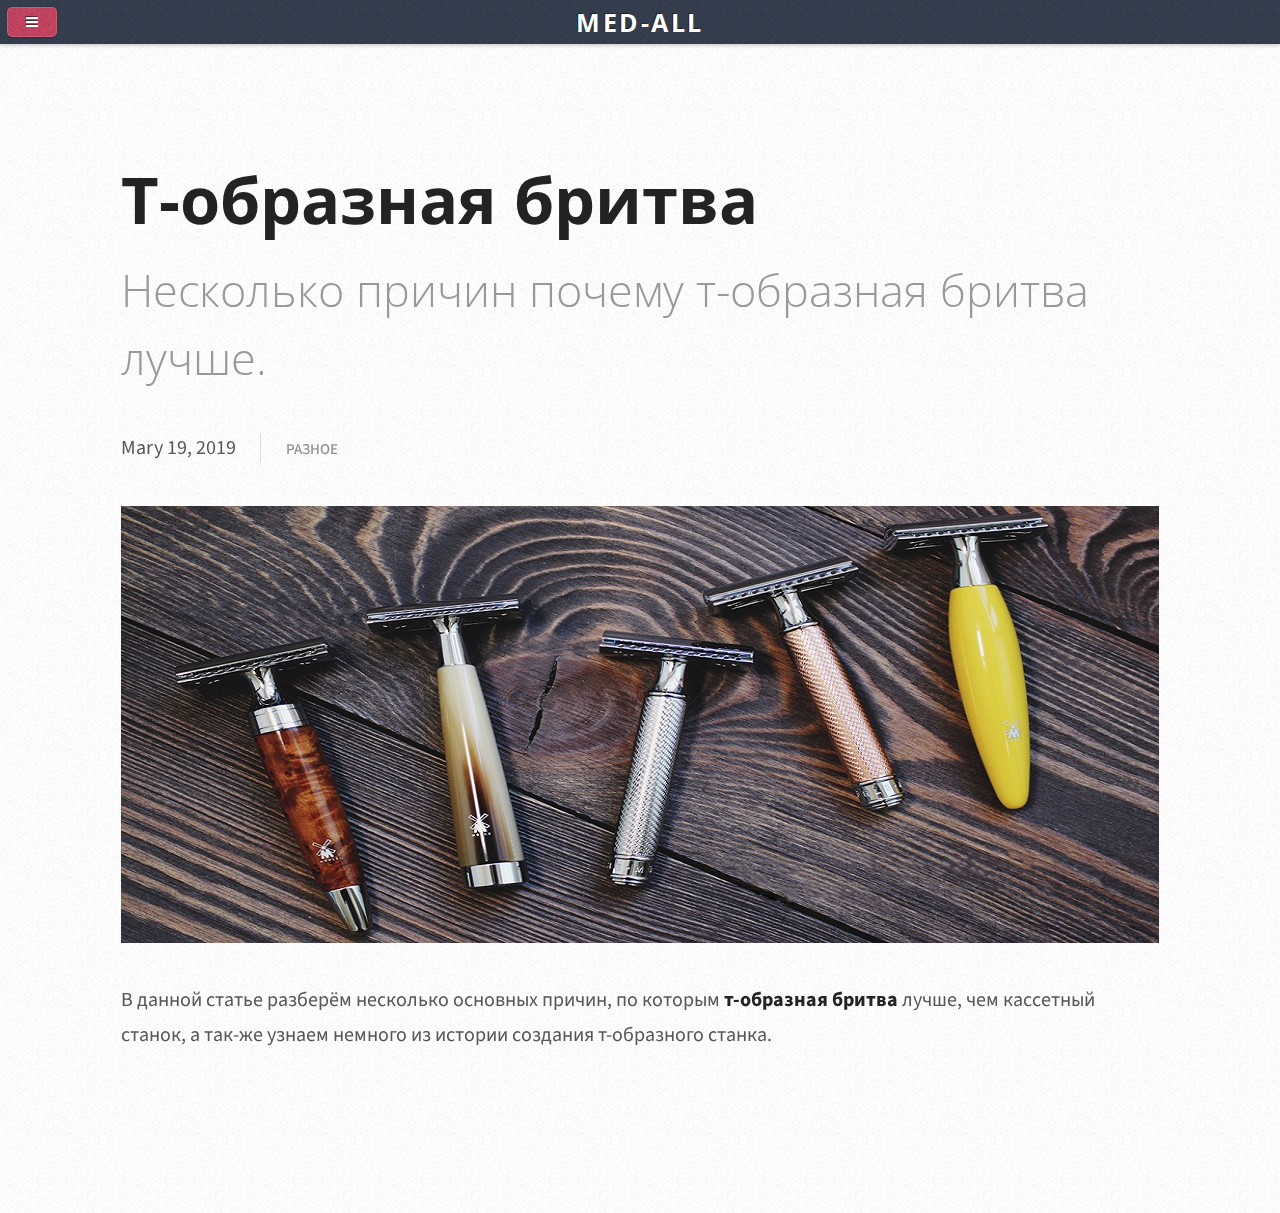
<file: other.html>
<!DOCTYPE HTML>
<html lang="ru">
	<head>
		<title>Med-all - Разное</title>
		<meta charset="utf-8" />
		<meta name="keywords" content="медицина, блог" />
        <meta name="description" content="Med-all - это блог о медицине и не только. Здесь вы можете найти различные статьи, узнать о интересующих вас вещах и просто весело провести свой досуг.">
		<meta name="viewport" content="width=device-width, initial-scale=1, user-scalable=no" />
		<link rel="stylesheet" href="assets/css/main.css" />
        <link rel="shortcut icon" href="images/favicon.ico" type="image/x-icon">
        <!-- "https://icons8.com/icon/114318/&#65533;&#65533;&#65533;&#65533;-&#65533;&#65533;&#65533;&#65533;&#65533;&#65533;&#65533;&#65533;&#65533;" icon by Icons8 -->
	</head>
	<body class="is-preload">

		<!-- Content -->
			<div id="content">
				<div class="inner">

					<!-- Post -->
						<article class="box post post-excerpt">
							<header>
								<h2><a href="blogs/t-obraznaya-britva.html">Т-образная бритва</a></h2>
								<p>Несколько причин почему т-образная бритва лучше.</p>
							</header>
							<div class="info">
								<span class="date"><span class="month">Mar<span>y</span></span> <span class="day">19</span><span class="year">, 2019</span></span>
								<ul class="stats">
									<li><a href="other.html">Разное</a></li>
								</ul>
							</div>
							<a href="blogs/t-obraznaya-britva.html" class="image featured"><img src="" alt="Т-образная бритва" data="images/t-britva.jpg" /></a>
							<p>
								В данной статье разберём несколько основных причин, по которым <strong>т-образная бритва</strong> лучше, чем кассетный станок, а так-же узнаем немного из истории создания т-образного станка.
							</p>
						</article>
					</div>
				</div>

		<!-- Sidebar -->
			<div id="sidebar">

				<!-- Logo -->
					<h1 id="logo" style="text-transform: uppercase;"><a href="/">med-all</a></h1>
				<!-- Search -->
					<section class="box search">
						<form method="post" action="#">
							<input type="text" class="text" name="search" placeholder="Search" />
						</form>
					</section>
				<!-- Recent Posts -->
					<section class="box recent-posts">
						<header>
							<h2>Тематики</h2>
						</header>
						<ul>
                          <li><a href="health.html">Здоровье</a></li>
                          <li><a href="literature.html">Литература</a></li>
							<li><a href="other.html">Разное</a></li>
						</ul>
					</section>
				<!-- Design: HTML5 UP "https://html5up.net/" -->
					<ul id="copyright">
						<li>&copy; 2020 Med-all.</li>
						<li>Дизайн: <a href="https://html5up.net/" style="text-decoration: none;">HTML5 UP</a></li>
						<li><a href="sitemap.xml">Карта сайта</a></li>
					</ul>

			</div>
		<!-- Scripts -->
			<script src="assets/js/jquery.min.js"></script>
			<script src="assets/js/browser.min.js"></script>
			<script src="assets/js/breakpoints.min.js"></script>
			<script src="assets/js/util.js"></script>
			<script src="assets/js/main.js"></script>
			<script src="script.js"></script>
	</body>
</html>
</file>
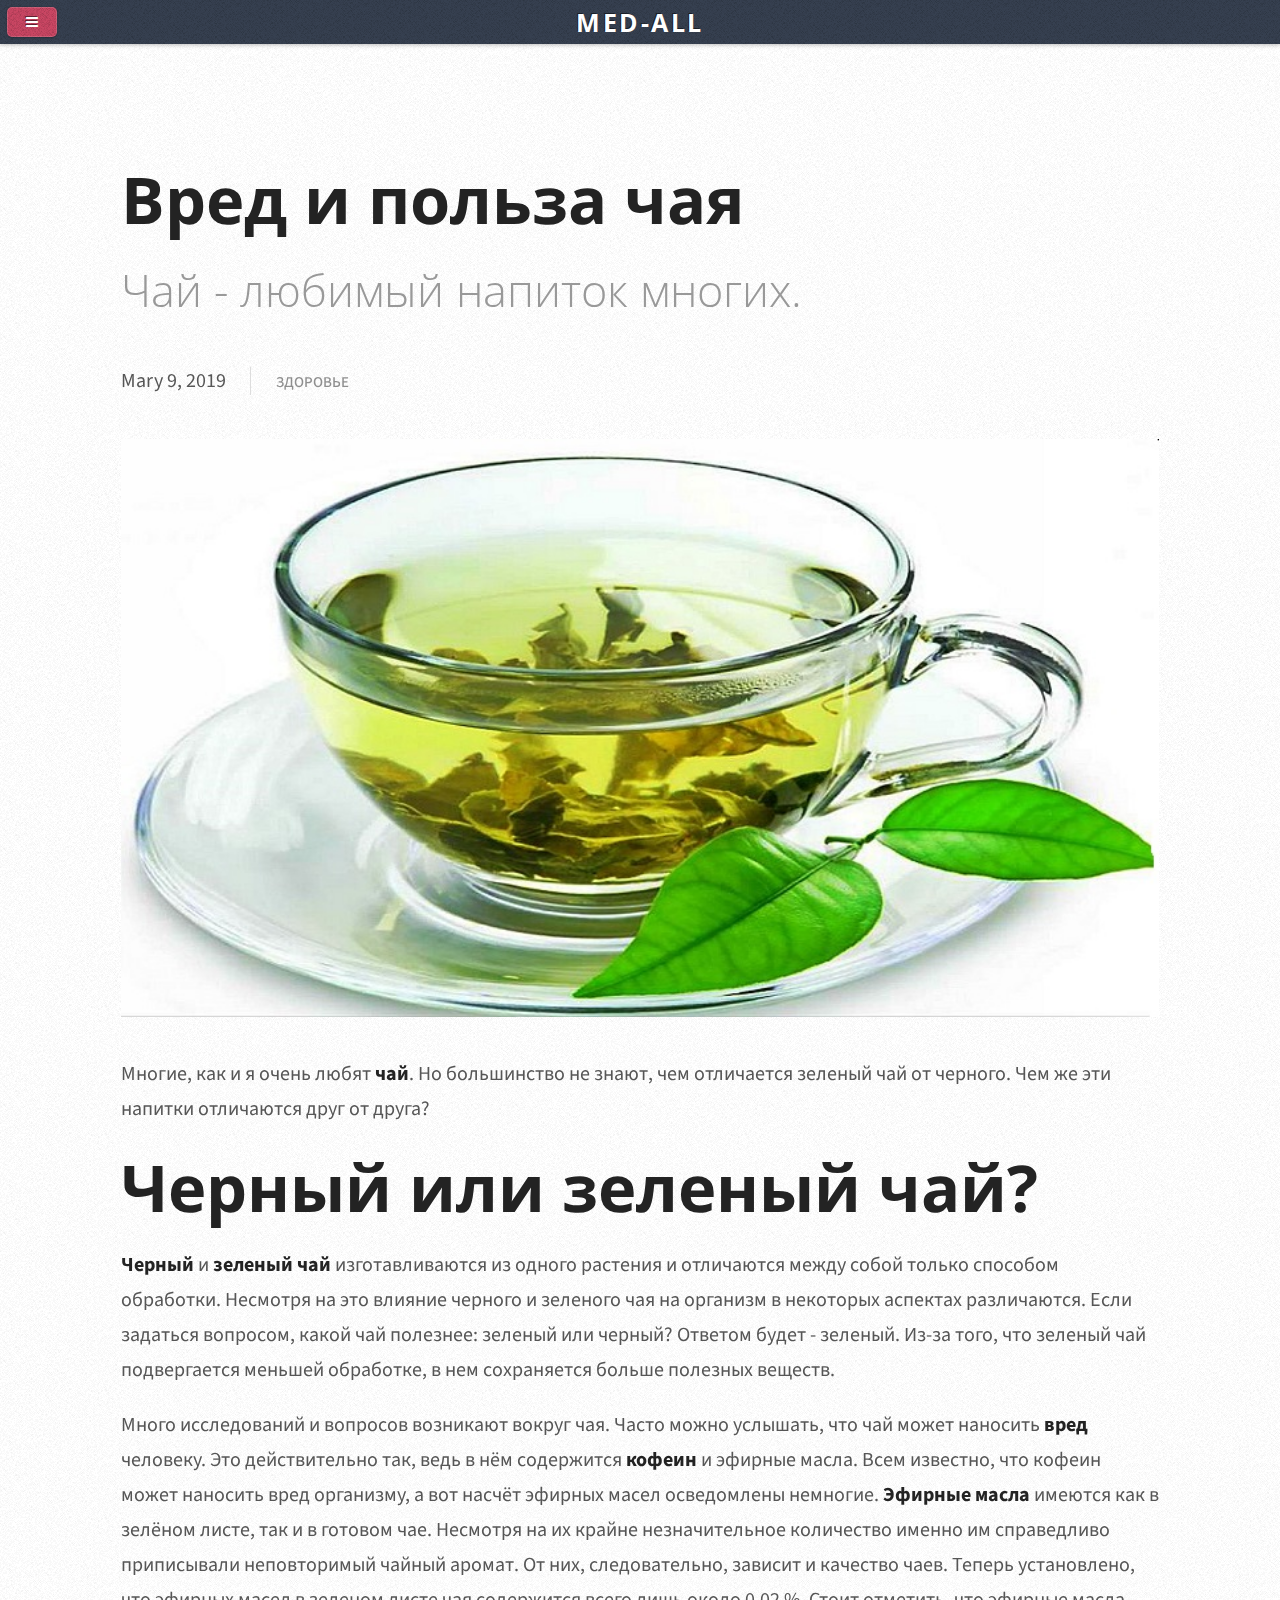
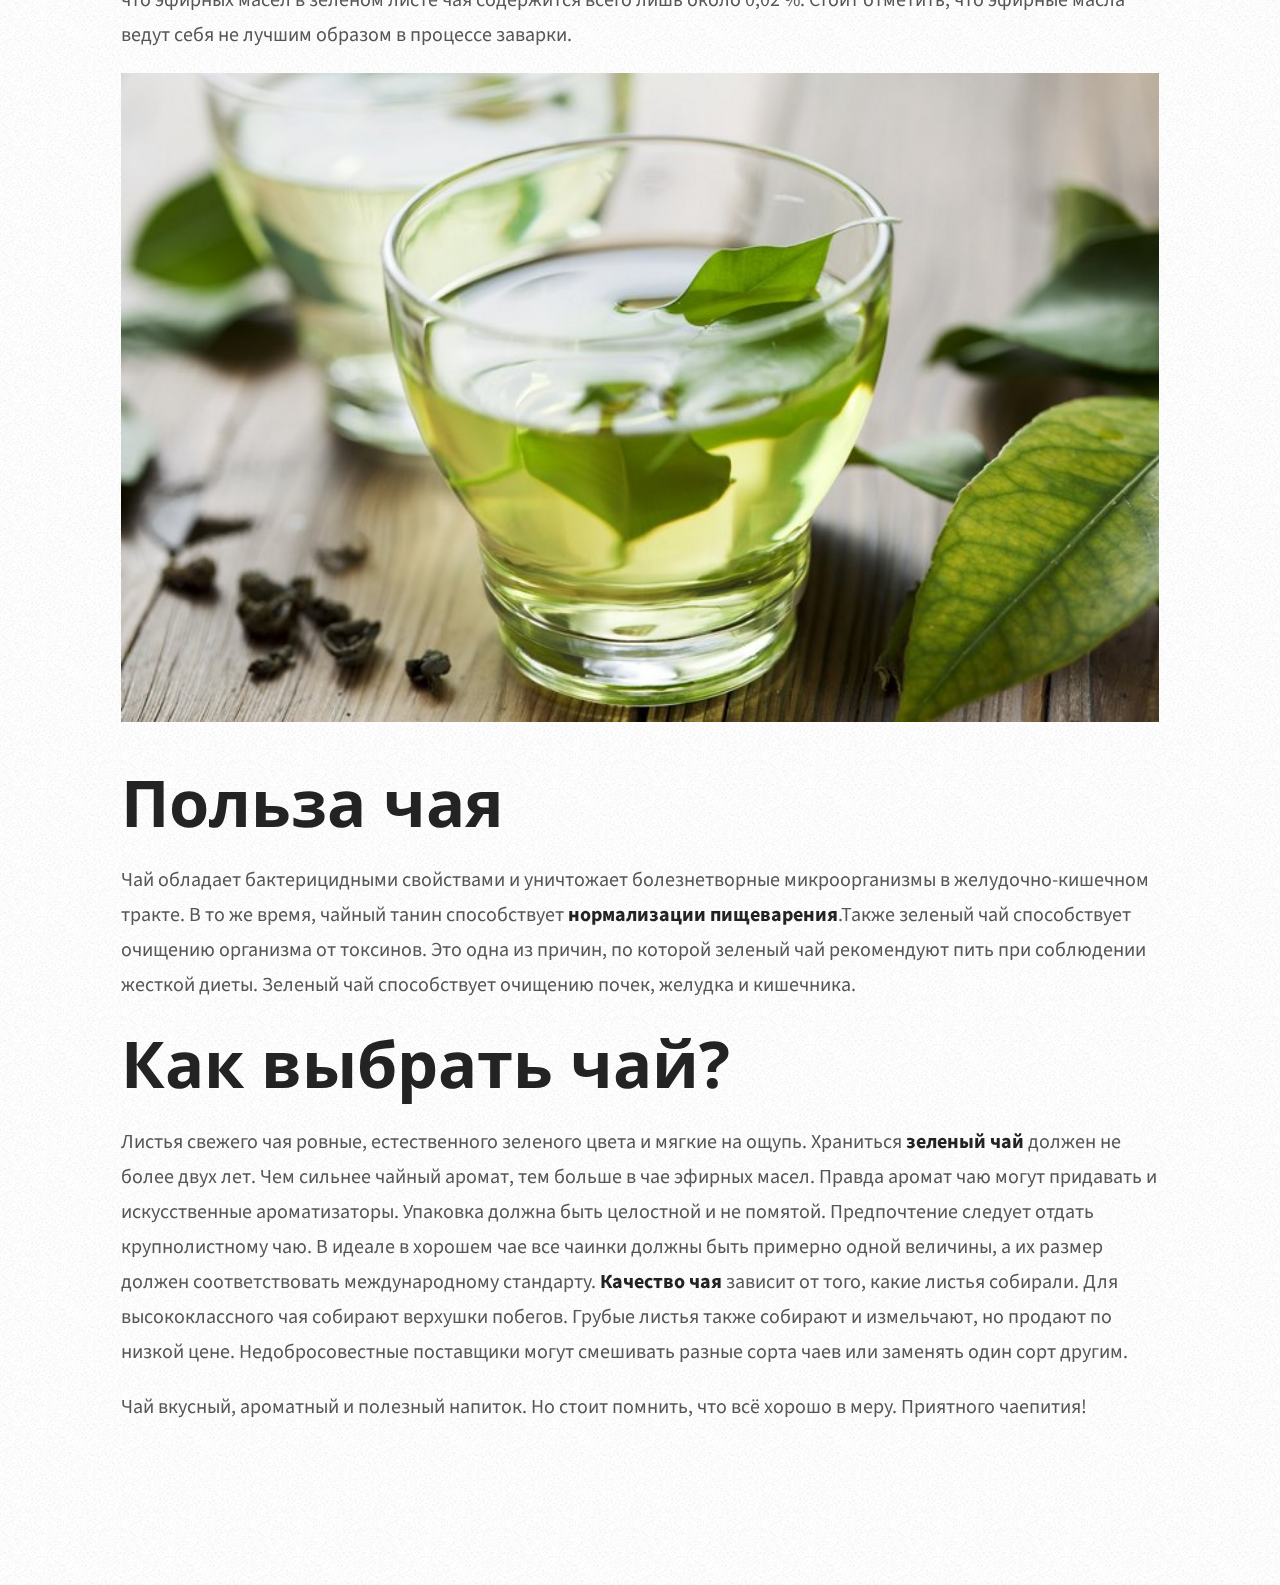
<file: blogs/chai-vred-i-polza.html>
<!DOCTYPE HTML>
<html lang="ru">
	<head>
		<title>Чай - вред и польза. Чем отличается зеленый чай от черного. Med-all</title>
		<meta charset="utf-8" />
		<meta name="keywords" content="зеленый чай, черный чай, вред и польза, чем оличается зеленый чай от черного, эфирные масла, кофеин, медицина, блог" />
        <meta name="description" content="Чем оличается зеленый чай от черного? Какой чай полезнее? Вред и польза любимого многими напитка. Давайте разберемся с этими вопросами, а также узнаем, как правильно заваривать и употреблять чай.">
		<meta name="viewport" content="width=device-width, initial-scale=1, user-scalable=no" />
		<link rel="stylesheet" href="../assets/css/main.css" />
      <link rel="shortcut icon" href="../images/favicon.ico" type="image/x-icon">
	<!-- "https://icons8.com/icon/114318/&#65533;&#65533;&#65533;&#65533;-&#65533;&#65533;&#65533;&#65533;&#65533;&#65533;&#65533;&#65533;&#65533;" icon by Icons8 -->
	</head>
	<body class="is-preload">

		<!-- Content -->
			<div id="content">
				<div class="inner">

					<!-- Post -->
						<article class="box post post-excerpt">
							<header>
								<h2><a href="chai-vred-i-polza.html">Вред и польза чая</a></h2>
								<p>Чай - любимый напиток многих.</p>
							</header>
							<div class="info">
								<span class="date"><span class="month">Mar<span>y</span></span> <span class="day">9</span><span class="year">, 2019</span></span>
								<ul class="stats">
									<li><a href="../health.html">Здоровье</a></li>
								</ul>
							</div>
							<a href="chai-vred-i-polza.html" class="image featured"><img src="../images/tea(1).jpg" alt="вред и польза чая" /></a>
							<p>
								Многие, как и я очень любят <strong>чай</strong>. Но большинство не знают, чем отличается зеленый чай от черного. Чем же эти напитки отличаются друг от друга?
								<h2 style="margin-bottom: 20px;">Черный или зеленый чай?</h2>
								<strong>Черный</strong> и <strong>зеленый чай</strong> изготавливаются из одного растения и отличаются между собой только способом обработки. Несмотря на это влияние черного и зеленого чая на организм в некоторых аспектах различаются.
								Если задаться вопросом, какой чай полезнее: зеленый или черный? Ответом будет - зеленый. Из-за того, что зеленый чай подвергается меньшей обработке, в нем сохраняется больше полезных веществ.
							</p>
							<p>Много исследований и вопросов возникают вокруг чая. Часто можно услышать, что чай может наносить <strong>вред</strong> человеку. Это действительно так, ведь в нём содержится <strong>кофеин</strong> и эфирные масла. Всем известно, что кофеин может наносить вред организму, а вот насчёт эфирных
								масел осведомлены немногие. <strong>Эфирные масла</strong> имеются как в зелёном листе, так и в готовом чае. Несмотря на их крайне незначительное количество именно им справедливо приписывали неповторимый чайный аромат. 
								От них, следовательно, зависит и качество чаев. Теперь установлено, что эфирных масел в зеленом листе чая содержится всего лишь около 0,02 %. Стоит отметить, что эфирные масла ведут себя не лучшим образом в процессе заварки.
								<p><a class="image featured"><img src="../images/tea(2).jpg" alt="вред и польза чая" /></a></p>						
							</p>
								<h2 style="margin-bottom: 20px;">Польза чая</h2>
							<p>
								Чай обладает бактерицидными свойствами и уничтожает болезнетворные микроорганизмы в желудочно-кишечном тракте. В то же время, чайный танин способствует <strong>нормализации пищеварения</strong>.Также зеленый чай способствует 
								очищению организма от токсинов. Это одна из причин, по которой зеленый чай рекомендуют пить при соблюдении жесткой диеты. Зеленый чай способствует очищению почек, желудка и кишечника.
							</p>
								<h2 style="margin-bottom: 20px;">Как выбрать чай?</h2> 
							<p>							
								Листья свежего чая ровные, естественного зеленого цвета и мягкие на ощупь. Храниться <strong>зеленый чай</strong> должен не более двух лет. Чем сильнее чайный аромат, тем больше в чае эфирных масел. Правда аромат чаю могут придавать и искусственные ароматизаторы. Упаковка должна быть целостной и не помятой. Предпочтение следует отдать крупнолистному чаю. В идеале в хорошем чае все чаинки должны быть примерно одной величины, а их размер должен соответствовать международному стандарту. <strong>Качество чая</strong> зависит от того, какие листья собирали. Для высококлассного чая собирают верхушки побегов. Грубые листья также собирают и измельчают, но продают по низкой цене. Недобросовестные поставщики могут смешивать разные сорта чаев или заменять один сорт другим.
							</p>
							<p>
								Чай вкусный, ароматный и полезный напиток. Но стоит помнить, что всё хорошо в меру. Приятного чаепития!
							</p>
						</article>				
				</div>
			</div>

		<!-- Sidebar -->
			<div id="sidebar">

				<!-- Logo -->
					<h1 id="logo" style="text-transform: uppercase;"><a href="/">med-all</a></h1>
				<!-- Search -->
					<section class="box search">
						<form method="post" action="#">
							<input type="text" class="text" name="search" placeholder="Search" />
						</form>
					</section>
				<!-- Recent Posts -->
					<section class="box recent-posts">
						<header>
							<h2>Тематики</h2>
						</header>
						<ul>
                          <li><a href="../health.html">Здоровье</a></li>
                          <li><a href="../literature.html">Литература</a></li>
							<li><a href="../other.html">Разное</a></li>
						</ul>
					</section>
				<!-- Design: HTML5 UP "https://html5up.net/" -->
					<ul id="copyright">
						<li>&copy; 2020 Med-all.</li>
						<li>Дизайн: <a href="https://html5up.net/" style="text-decoration: none;">HTML5 UP</a></li>
						<li><a href="../sitemap.xml">Карта сайта</a></li>
					</ul>

			</div>

		<!-- Scripts -->
			<script src="../assets/js/jquery.min.js"></script>
			<script src="../assets/js/browser.min.js"></script>
			<script src="../assets/js/breakpoints.min.js"></script>
			<script src="../assets/js/util.js"></script>
			<script src="../assets/js/main.js"></script>

	</body>
</html>
</file>
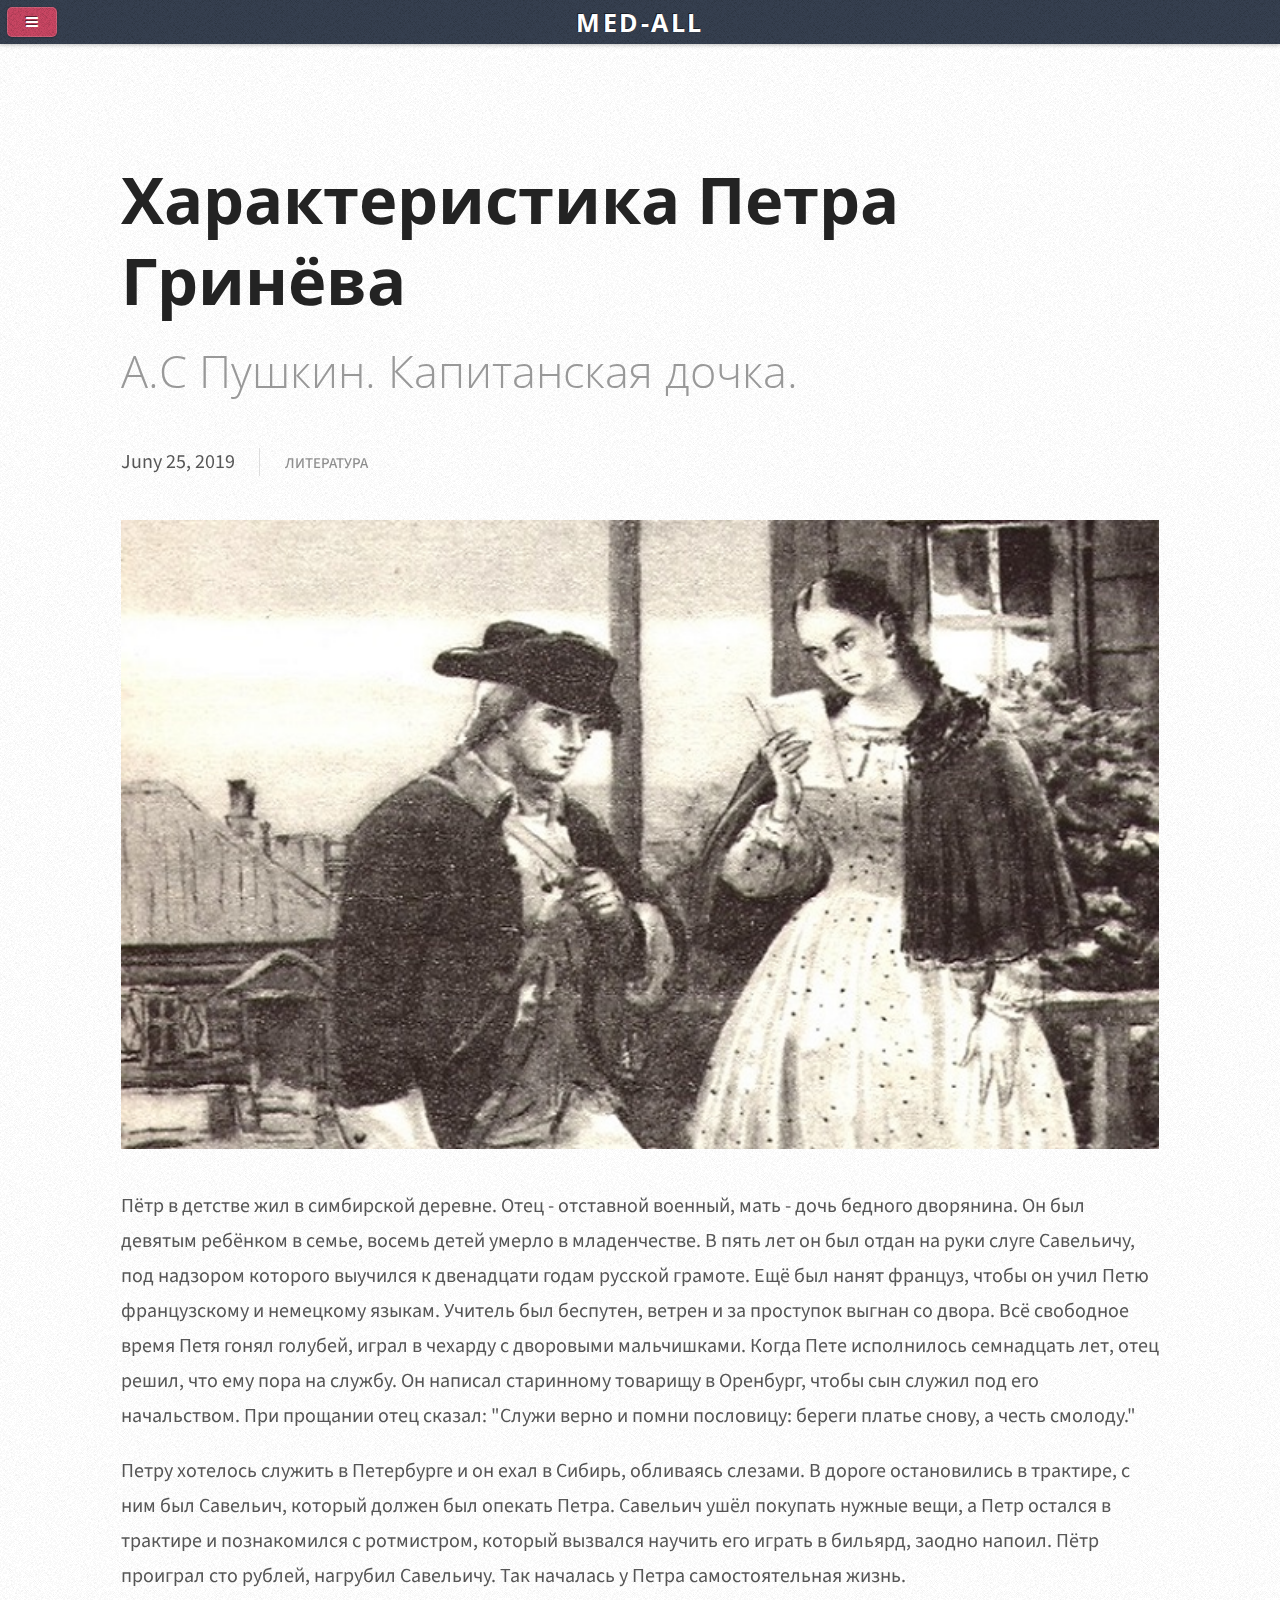
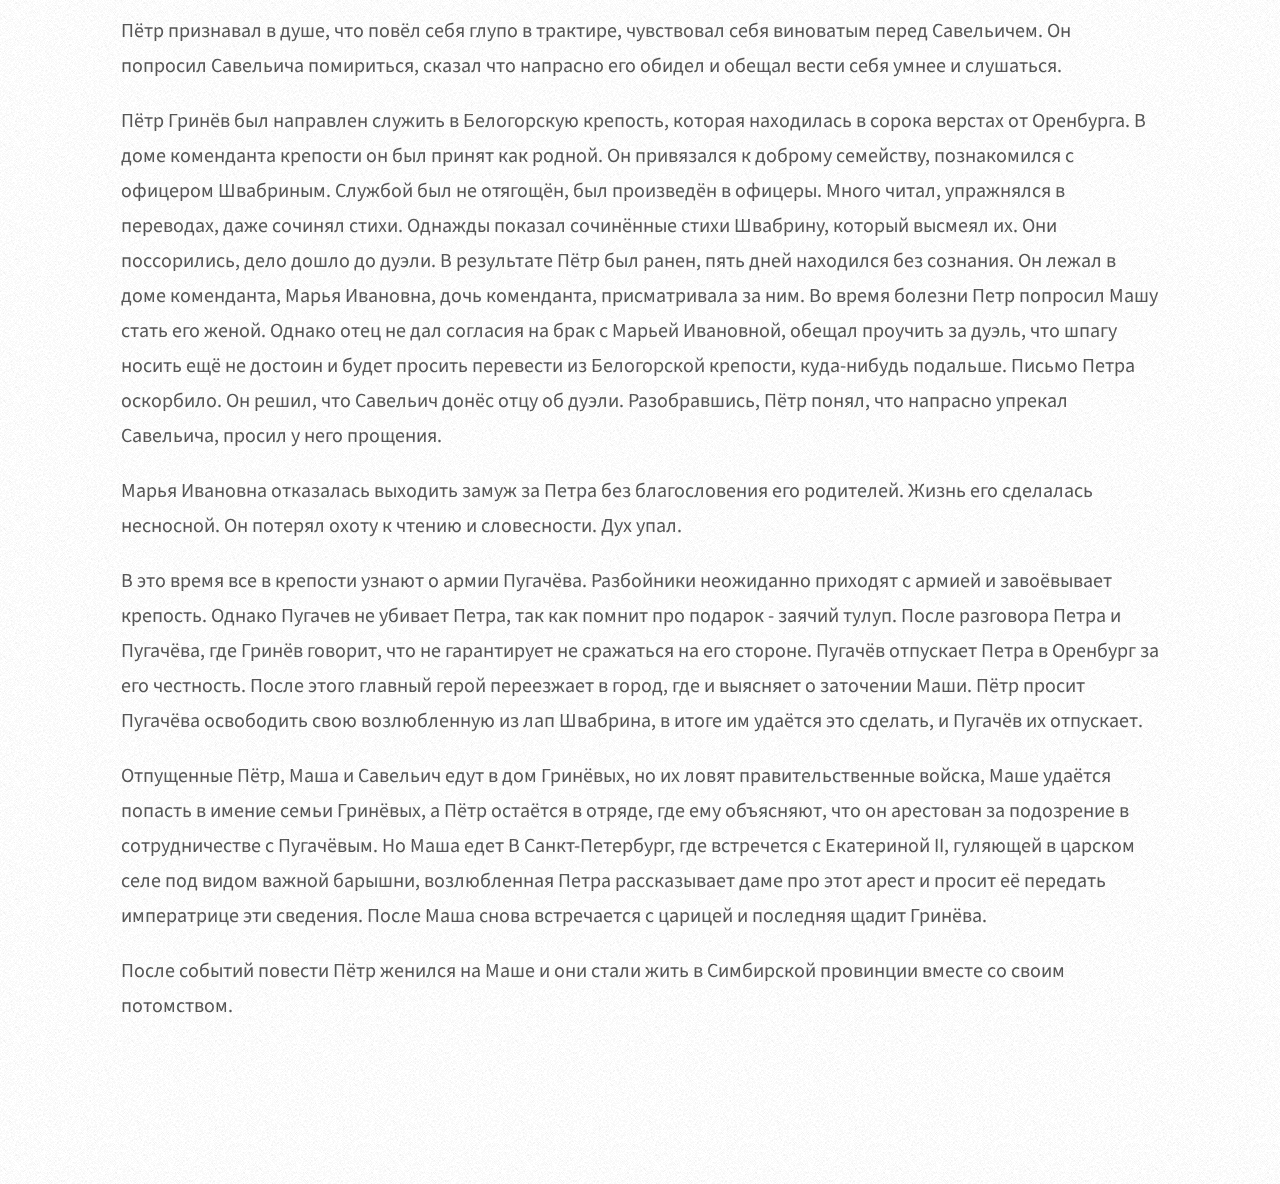
<file: blogs/harakteristika-petra-grineva.html>
<!DOCTYPE HTML>
<html lang="ru">
	<head>
		<title>Характеристика Петра Гринёва. Med-all</title>
		<meta charset="utf-8" />
		<meta name="keywords" content="Характеристика Петра Гринёва" />
		<meta name="viewport" content="width=device-width, initial-scale=1, user-scalable=no" />
		<link rel="stylesheet" href="../assets/css/main.css" />
      <link rel="shortcut icon" href="../images/favicon.ico" type="image/x-icon">
	<!-- "https://icons8.com/icon/114318/&#65533;&#65533;&#65533;&#65533;-&#65533;&#65533;&#65533;&#65533;&#65533;&#65533;&#65533;&#65533;&#65533;" icon by Icons8 -->
	</head>
	<body class="is-preload">

		<!-- Content -->
			<div id="content">
				<div class="inner">

					<!-- Post -->
						<article class="box post post-excerpt">
							<header>
								<h2><a href="harakteristika-petra-grineva.html">Характеристика Петра Гринёва</a></h2>
								<p>А.С Пушкин. Капитанская дочка.</p>
							</header>
							<div class="info">
								<span class="date"><span class="month">Jun<span>y</span></span> <span class="day">25</span><span class="year">, 2019</span></span>
								<ul class="stats">
									<li><a href="../literature.html">Литература</a></li>
								</ul>
							</div>
								<a href="harakteristika-petra-grineva.html" class="image featured"><img src="../images/Petr_Grinev.jpg" alt="Характеристика Петра Гринёва" /></a>
							<p>
								Пётр в детстве жил в симбирской деревне. Отец - отставной военный, мать - дочь бедного дворянина. Он был девятым ребёнком в семье, восемь детей умерло в младенчестве. В пять лет он был отдан на руки слуге Савельичу, под надзором которого выучился к двенадцати годам русской грамоте. Ещё был нанят француз, чтобы он учил Петю французскому и немецкому языкам. Учитель был беспутен, ветрен и за проступок выгнан со двора. Всё свободное время  Петя гонял голубей, играл в чехарду с дворовыми мальчишками. Когда Пете исполнилось семнадцать лет, отец решил, что ему пора на службу. Он написал старинному товарищу в Оренбург, чтобы сын служил под его начальством. При прощании отец сказал: "Служи верно и помни пословицу: береги платье снову, а честь смолоду."
							</p>
							<p>
								Петру хотелось служить в Петербурге и он ехал в Сибирь, обливаясь слезами. В дороге остановились в трактире, с ним был Савельич, который должен был опекать Петра. Савельич ушёл покупать нужные вещи, а Петр остался в трактире и познакомился с ротмистром, который вызвался научить его играть в бильярд, заодно напоил. Пётр проиграл сто рублей, нагрубил Савельичу. Так началась у Петра самостоятельная жизнь.
							</p>
							<p>
								Пётр признавал в душе, что повёл себя глупо в трактире, чувствовал себя виноватым перед Савельичем. Он попросил Савельича помириться, сказал что напрасно его обидел и обещал вести себя умнее и слушаться.
							</p>
							<p>
								Пётр Гринёв был направлен служить в Белогорскую крепость, которая находилась в сорока верстах от Оренбурга. В доме коменданта крепости он был принят как родной. Он привязался к доброму семейству, познакомился с офицером Швабриным. Службой был не отягощён, был произведён в офицеры. Много читал, упражнялся в переводах, даже сочинял стихи. Однажды показал сочинённые стихи Швабрину, который высмеял их. Они поссорились, дело дошло до дуэли. В результате Пётр был ранен, пять дней находился без сознания. Он лежал в доме коменданта, Марья Ивановна, дочь коменданта, присматривала за ним. Во время болезни Петр попросил Машу стать его женой. Однако отец не дал согласия на брак с Марьей Ивановной, обещал проучить за дуэль, что шпагу носить ещё не достоин и будет просить перевести из Белогорской крепости, куда-нибудь подальше. Письмо Петра оскорбило. Он решил, что Савельич донёс отцу об дуэли. Разобравшись, Пётр понял, что напрасно упрекал Савельича, просил у него прощения.
							</p>
							<p>
								Марья Ивановна отказалась выходить замуж за Петра без благословения его родителей. Жизнь его сделалась несносной. Он потерял охоту к чтению и словесности. Дух упал.
							</p>
							<p>
								В это время все в крепости узнают о армии Пугачёва. Разбойники неожиданно приходят с армией и завоёвывает крепость. Однако Пугачев не убивает Петра, так как помнит про подарок - заячий тулуп. После разговора Петра и Пугачёва, где Гринёв говорит, что не гарантирует не сражаться на его стороне. Пугачёв отпускает Петра в Оренбург за его честность. После этого главный герой переезжает в город, где и выясняет о заточении Маши. Пётр просит Пугачёва освободить свою возлюбленную из лап Швабрина, в итоге им удаётся это сделать, и Пугачёв их отпускает.
							</p>
							<p>
								Отпущенные Пётр, Маша и Савельич едут в дом Гринёвых, но их ловят правительственные войска, Маше удаётся попасть в имение семьи Гринёвых, а Пётр остаётся в отряде, где ему объясняют, что он арестован за подозрение в сотрудничестве с Пугачёвым. Но Маша едет В Санкт-Петербург, где встречется с Екатериной II, гуляющей в царском селе под видом важной барышни, возлюбленная Петра рассказывает даме про этот арест и просит её передать императрице эти сведения. После Маша снова встречается с царицей и последняя щадит Гринёва. 
							</p>
							<p>
								После событий повести Пётр женился на Маше и они стали жить в Симбирской провинции вместе со своим потомством.
							</p>
						</article>				
				</div>
			</div>

		<!-- Sidebar -->
			<div id="sidebar">

				<!-- Logo -->
					<h1 id="logo" style="text-transform: uppercase;"><a href="/">med-all</a></h1>
				<!-- Search -->
					<section class="box search">
						<form method="post" action="#">
							<input type="text" class="text" name="search" placeholder="Search" />
						</form>
					</section>
				<!-- Recent Posts -->
					<section class="box recent-posts">
						<header>
							<h2>Тематики</h2>
						</header>
						<ul>
                          <li><a href="../health.html">Здоровье</a></li>
                          <li><a href="../literature.html">Литература</a></li>
							<li><a href="../other.html">Разное</a></li>
						</ul>
					</section>
				<!-- Design: HTML5 UP "https://html5up.net/" -->
					<ul id="copyright">
						<li>&copy; 2020 Med-all.</li>
						<li>Дизайн: <a href="https://html5up.net/" style="text-decoration: none;">HTML5 UP</a></li>
						<li><a href="../sitemap.xml">Карта сайта</a></li>
					</ul>

			</div>

		<!-- Scripts -->
			<script src="../assets/js/jquery.min.js"></script>
			<script src="../assets/js/browser.min.js"></script>
			<script src="../assets/js/breakpoints.min.js"></script>
			<script src="../assets/js/util.js"></script>
			<script src="../assets/js/main.js"></script>

	</body>
</html>
</file>
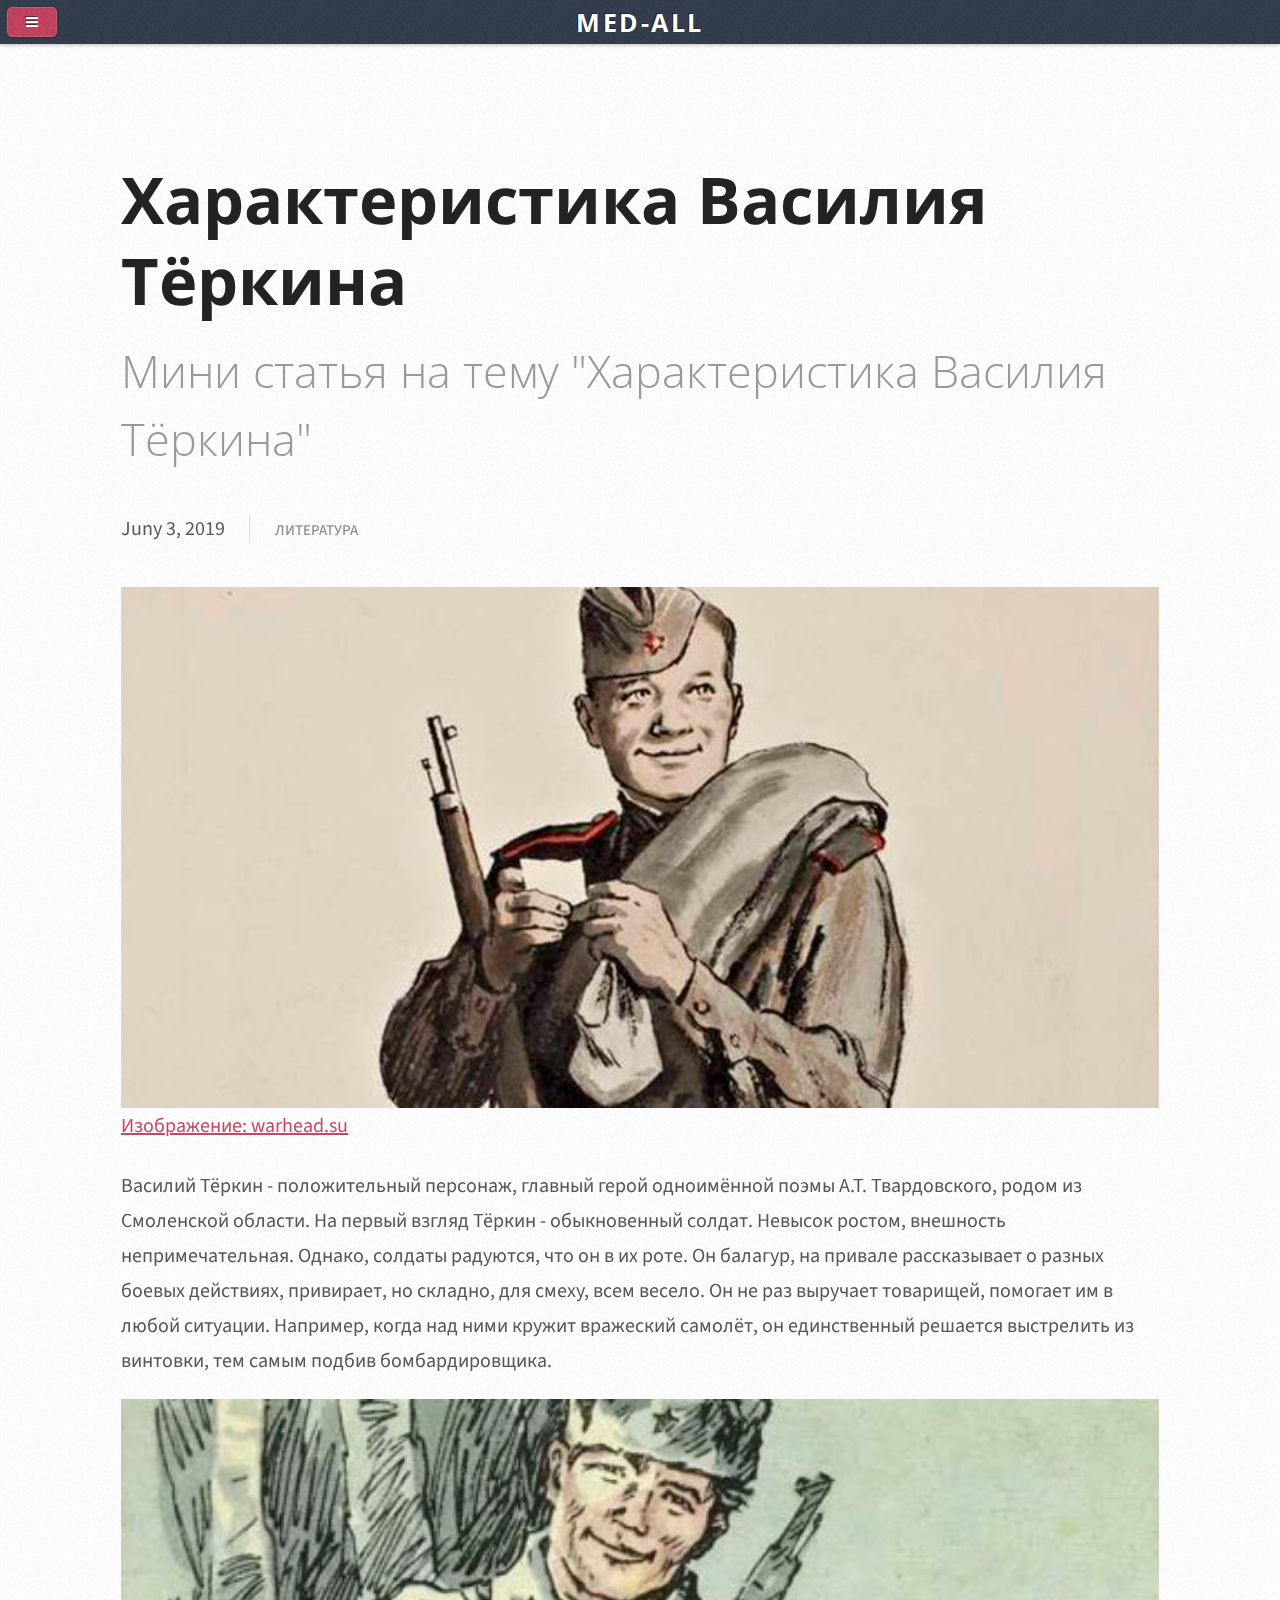
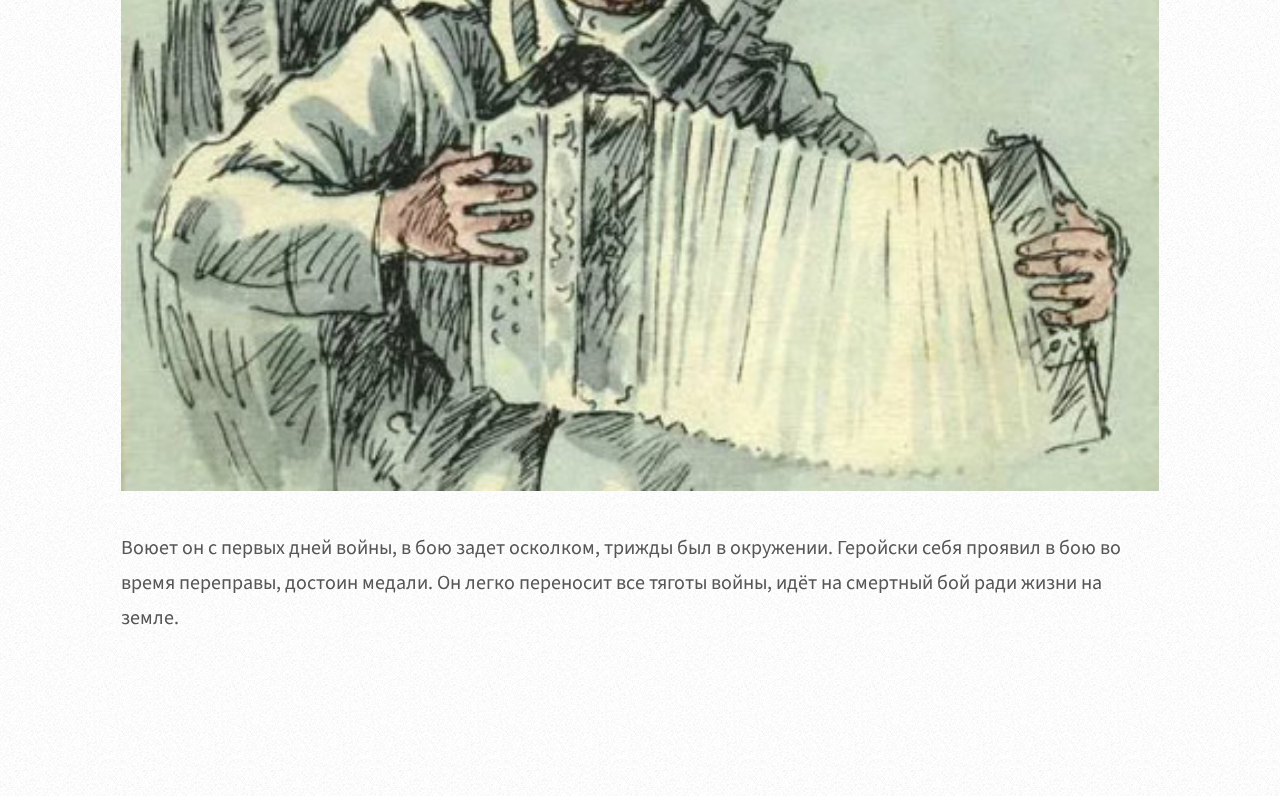
<file: blogs/harakteristika-vasiliya-terkina.html>
<!DOCTYPE HTML>
<html lang="ru">
	<head>
		<title>Характеристика Василия Тёркина. Med-all</title>
		<meta charset="utf-8" />
		<meta name="keywords" content="Характеристика Василия Тёркина" />
		<meta name="viewport" content="width=device-width, initial-scale=1, user-scalable=no" />
		<link rel="stylesheet" href="../assets/css/main.css" />
      <link rel="shortcut icon" href="../images/favicon.ico" type="image/x-icon">
	<!-- "https://icons8.com/icon/114318/&#65533;&#65533;&#65533;&#65533;-&#65533;&#65533;&#65533;&#65533;&#65533;&#65533;&#65533;&#65533;&#65533;" icon by Icons8 -->
	</head>
	<body class="is-preload">

		<!-- Content -->
			<div id="content">
				<div class="inner">

					<!-- Post -->
						<article class="box post post-excerpt">
							<header>
								<h2><a href="harakteristika-vasiliya-terkina.html">Характеристика Василия Тёркина</a></h2>
								<p>Мини статья на тему "Характеристика Василия Тёркина"</p>
							</header>
							<div class="info">
								<span class="date"><span class="month">Jun<span>y</span></span> <span class="day">3</span><span class="year">, 2019</span></span>
								<ul class="stats">
									<li><a href="../literature.html">Литература</a></li>
								</ul>
							</div>
								<a href="harakteristika-vasiliya-terkina.html" class="image featured" style="margin-bottom: 1px;"><img src="../images/terkin.jpg" alt="Василий Тёркин" /></a>
								<a href="https://warhead.su/system/images/000/095/250/content/619de31af315d94e912a7ce37b54e68e995c5776.jpg?1522337148" style="">Изображение: warhead.su</a>
							<p style="margin-top: 25px;">
								Василий Тёркин - положительный персонаж, главный герой одноимённой поэмы А.Т. Твардовского, родом из Смоленской области.
								На первый взгляд Тёркин - обыкновенный солдат. Невысок ростом, внешность непримечательная. Однако, солдаты радуются, что он в их роте. Он балагур, на привале рассказывает о разных боевых действиях, привирает, но складно, для смеху, всем весело. Он не раз выручает товарищей, помогает им в любой ситуации. Например, когда над ними кружит вражеский самолёт, он единственный решается выстрелить из винтовки, тем самым подбив бомбардировщика.</p>
								<p><a class="image featured"><img src="../images/terkin2.jpg" alt="Василий Тёркин" /></a></p>
							<p>
								Воюет он с первых дней войны, в бою задет осколком, трижды был в окружении. Геройски себя проявил в бою во время переправы, достоин медали. Он легко переносит все тяготы войны, идёт на смертный бой ради жизни на земле.
							</p>


						</article>				
				</div>
			</div>

		<!-- Sidebar -->
			<div id="sidebar">

				<!-- Logo -->
					<h1 id="logo" style="text-transform: uppercase;"><a href="/">med-all</a></h1>
				<!-- Search -->
					<section class="box search">
						<form method="post" action="#">
							<input type="text" class="text" name="search" placeholder="Search" />
						</form>
					</section>
				<!-- Recent Posts -->
					<section class="box recent-posts">
						<header>
							<h2>Тематики</h2>
						</header>
						<ul>
                          <li><a href="../health.html">Здоровье</a></li>
                          <li><a href="../literature.html">Литература</a></li>
							<li><a href="../other.html">Разное</a></li>
						</ul>
					</section>
				<!-- Design: HTML5 UP "https://html5up.net/" -->
					<ul id="copyright">
						<li>&copy; 2020 Med-all.</li>
						<li>Дизайн: <a href="https://html5up.net/" style="text-decoration: none;">HTML5 UP</a></li>
						<li><a href="../sitemap.xml">Карта сайта</a></li>
					</ul>

			</div>

		<!-- Scripts -->
			<script src="../assets/js/jquery.min.js"></script>
			<script src="../assets/js/browser.min.js"></script>
			<script src="../assets/js/breakpoints.min.js"></script>
			<script src="../assets/js/util.js"></script>
			<script src="../assets/js/main.js"></script>

	</body>
</html>
</file>
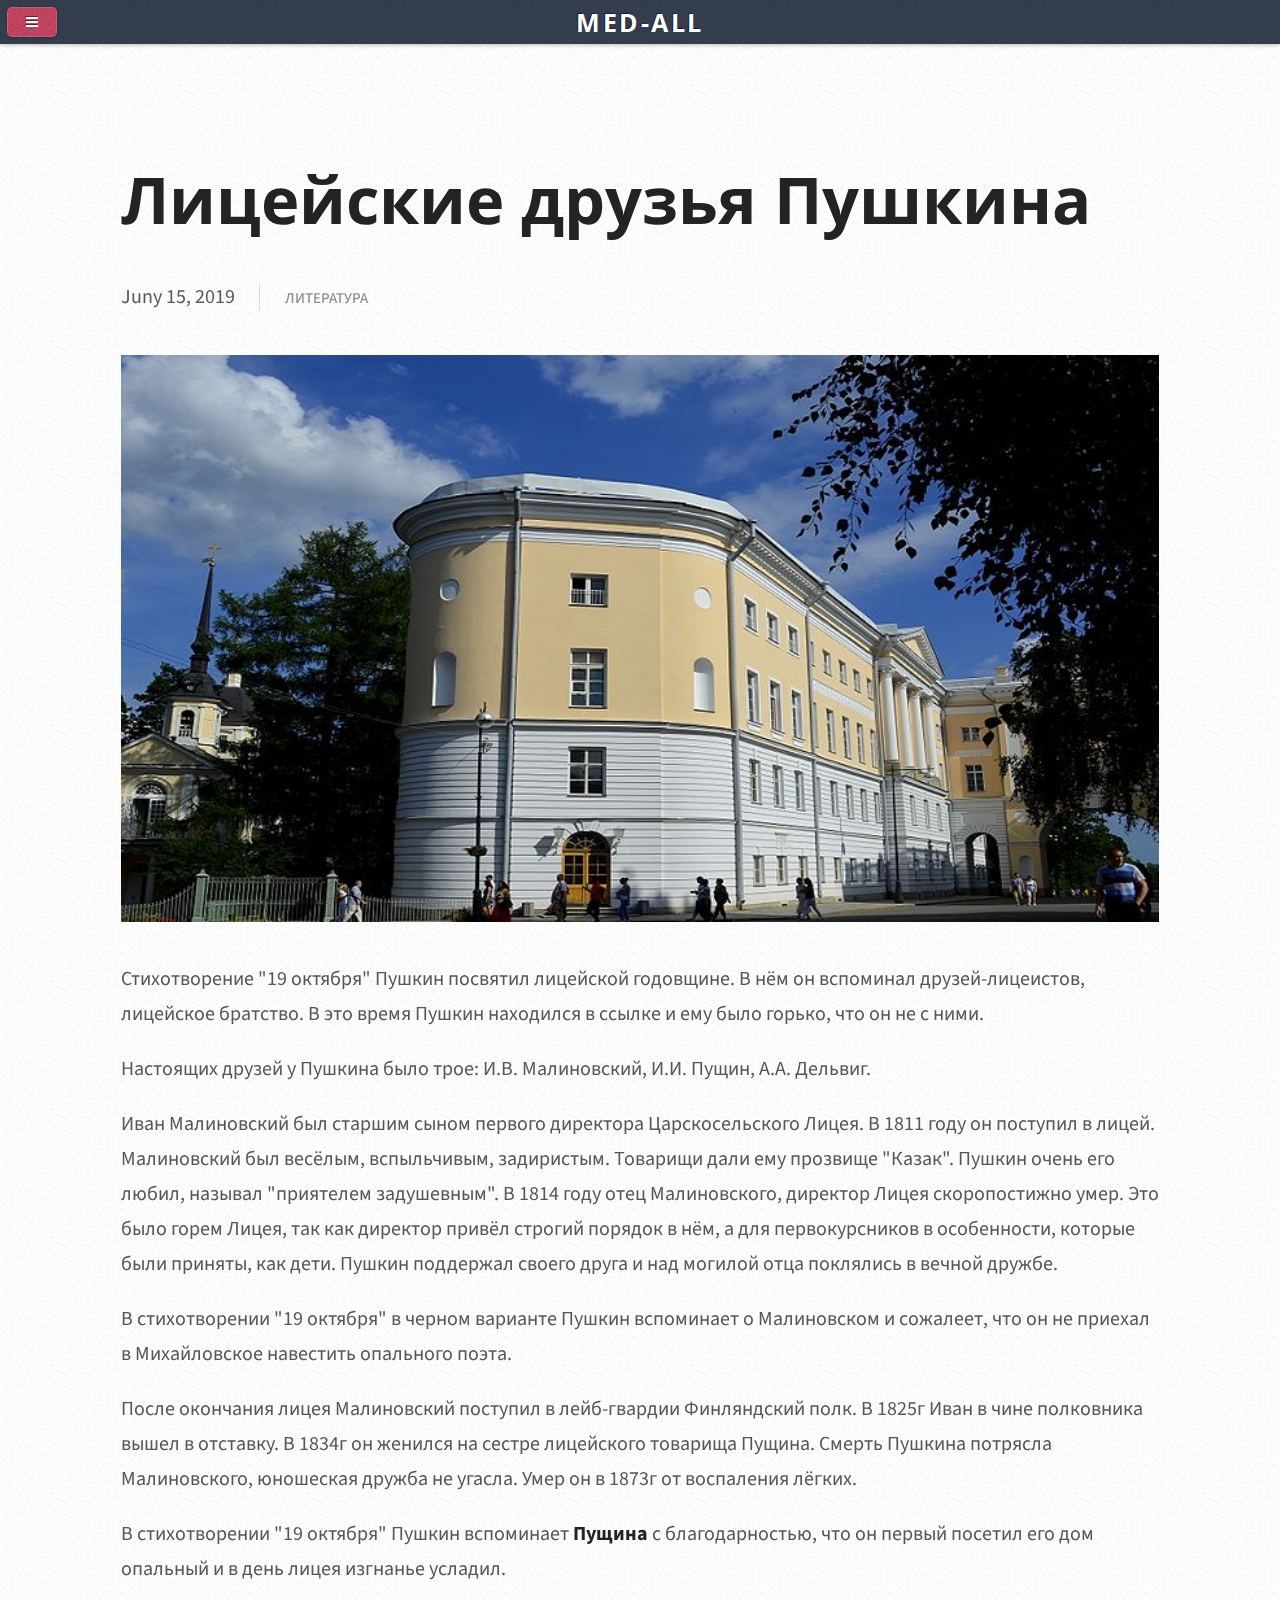
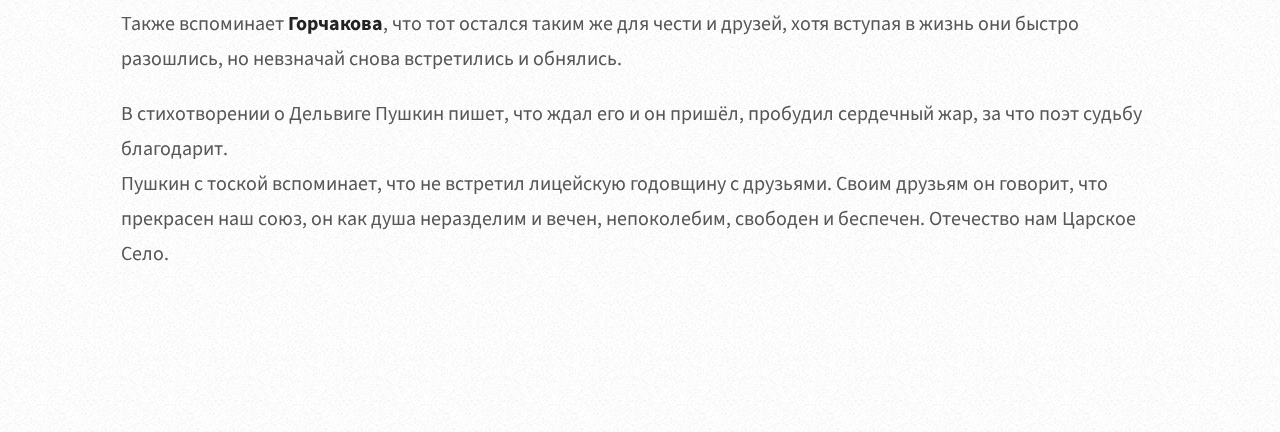
<file: blogs/licejskie-druzya-pushkina.html>
<!DOCTYPE HTML>
<html lang="ru">
	<head>
		<title>Лицейские друзья Пушкина. Med-all</title>
		<meta charset="utf-8" />
		<meta name="keywords" content="Лицейские друзья Пушкина" />
		<meta name="viewport" content="width=device-width, initial-scale=1, user-scalable=no" />
		<link rel="stylesheet" href="../assets/css/main.css" />
      <link rel="shortcut icon" href="../images/favicon.ico" type="image/x-icon">
	<!-- "https://icons8.com/icon/114318/&#65533;&#65533;&#65533;&#65533;-&#65533;&#65533;&#65533;&#65533;&#65533;&#65533;&#65533;&#65533;&#65533;" icon by Icons8 -->
	</head>
	<body class="is-preload">

		<!-- Content -->
			<div id="content">
				<div class="inner">

					<!-- Post -->
						<article class="box post post-excerpt">
							<header>
								<h2><a href="licejskie-druzya-pushkina.html">Лицейские друзья Пушкина</a></h2>
							</header>
							<div class="info">
								<span class="date"><span class="month">Jun<span>y</span></span> <span class="day">15</span><span class="year">, 2019</span></span>
								<ul class="stats">
									<li><a href="../literature.html">Литература</a></li>
								</ul>
							</div>
							<a href="licejskie-druzya-pushkina.html" class="image featured"><img src="../images/pushkin.JPG" alt="Лицейские друзья Пушкина" /></a>

							<p>Стихотворение "19 октября" Пушкин посвятил лицейской годовщине. В нём он вспоминал друзей-лицеистов, лицейское братство. В это время Пушкин находился в ссылке и ему было горько, что он не с ними.</p>

							<p>Настоящих друзей у Пушкина было трое: И.В. Малиновский, И.И. Пущин, А.А. Дельвиг.</p>

							<p>Иван Малиновский был старшим сыном первого директора Царскосельского Лицея. В 1811 году он поступил в лицей. Малиновский был весёлым, вспыльчивым, задиристым. Товарищи дали ему прозвище "Казак". Пушкин очень его любил, называл "приятелем задушевным". В 1814 году отец Малиновского, директор Лицея скоропостижно умер. Это было горем Лицея, так как директор привёл строгий порядок в нём, а для первокурсников в особенности, которые были приняты, как дети. Пушкин поддержал своего друга и над могилой отца поклялись в вечной дружбе.</p>

							<p>В стихотворении "19 октября" в черном варианте Пушкин вспоминает о Малиновском и сожалеет, что он не приехал в Михайловское навестить опального поэта.</p>

							<p>После окончания лицея Малиновский поступил в лейб-гвардии Финляндский полк. В 1825г Иван в чине полковника вышел в отставку. В 1834г он женился на сестре лицейского товарища Пущина. Смерть Пушкина потрясла Малиновского, юношеская дружба не угасла. Умер он в 1873г от воспаления лёгких.</p>

							<p>В стихотворении "19 октября" Пушкин вспоминает <strong>Пущина</strong> с благодарностью, что он первый посетил его дом опальный и в день лицея изгнанье усладил.</p>

							<p>Также вспоминает <strong>Горчакова</strong>, что тот остался таким же для чести и друзей, хотя вступая в жизнь они быстро разошлись, но невзначай снова встретились и обнялись.</p>

							<p>В стихотворении о Дельвиге Пушкин пишет, что ждал его и он пришёл, пробудил сердечный жар, за что поэт судьбу благодарит. <br>
							Пушкин с тоской вспоминает, что не встретил лицейскую годовщину с друзьями. Своим друзьям он говорит, что прекрасен наш союз, он как душа неразделим и вечен, непоколебим, свободен и беспечен. Отечество нам Царское Село.</p>
						</article>				
				</div>
			</div>

		<!-- Sidebar -->
			<div id="sidebar">

				<!-- Logo -->
					<h1 id="logo" style="text-transform: uppercase;"><a href="/">med-all</a></h1>
				<!-- Search -->
					<section class="box search">
						<form method="post" action="#">
							<input type="text" class="text" name="search" placeholder="Search" />
						</form>
					</section>
				<!-- Recent Posts -->
					<section class="box recent-posts">
						<header>
							<h2>Тематики</h2>
						</header>
						<ul>
                          <li><a href="../health.html">Здоровье</a></li>
                          <li><a href="../literature.html">Литература</a></li>
							<li><a href="../other.html">Разное</a></li>
						</ul>
					</section>
				<!-- Design: HTML5 UP "https://html5up.net/" -->
					<ul id="copyright">
						<li>&copy; 2020 Med-all.</li>
						<li>Дизайн: <a href="https://html5up.net/" style="text-decoration: none;">HTML5 UP</a></li>
						<li><a href="../sitemap.xml">Карта сайта</a></li>
					</ul>

			</div>

		<!-- Scripts -->
			<script src="../assets/js/jquery.min.js"></script>
			<script src="../assets/js/browser.min.js"></script>
			<script src="../assets/js/breakpoints.min.js"></script>
			<script src="../assets/js/util.js"></script>
			<script src="../assets/js/main.js"></script>

	</body>
</html>
</file>
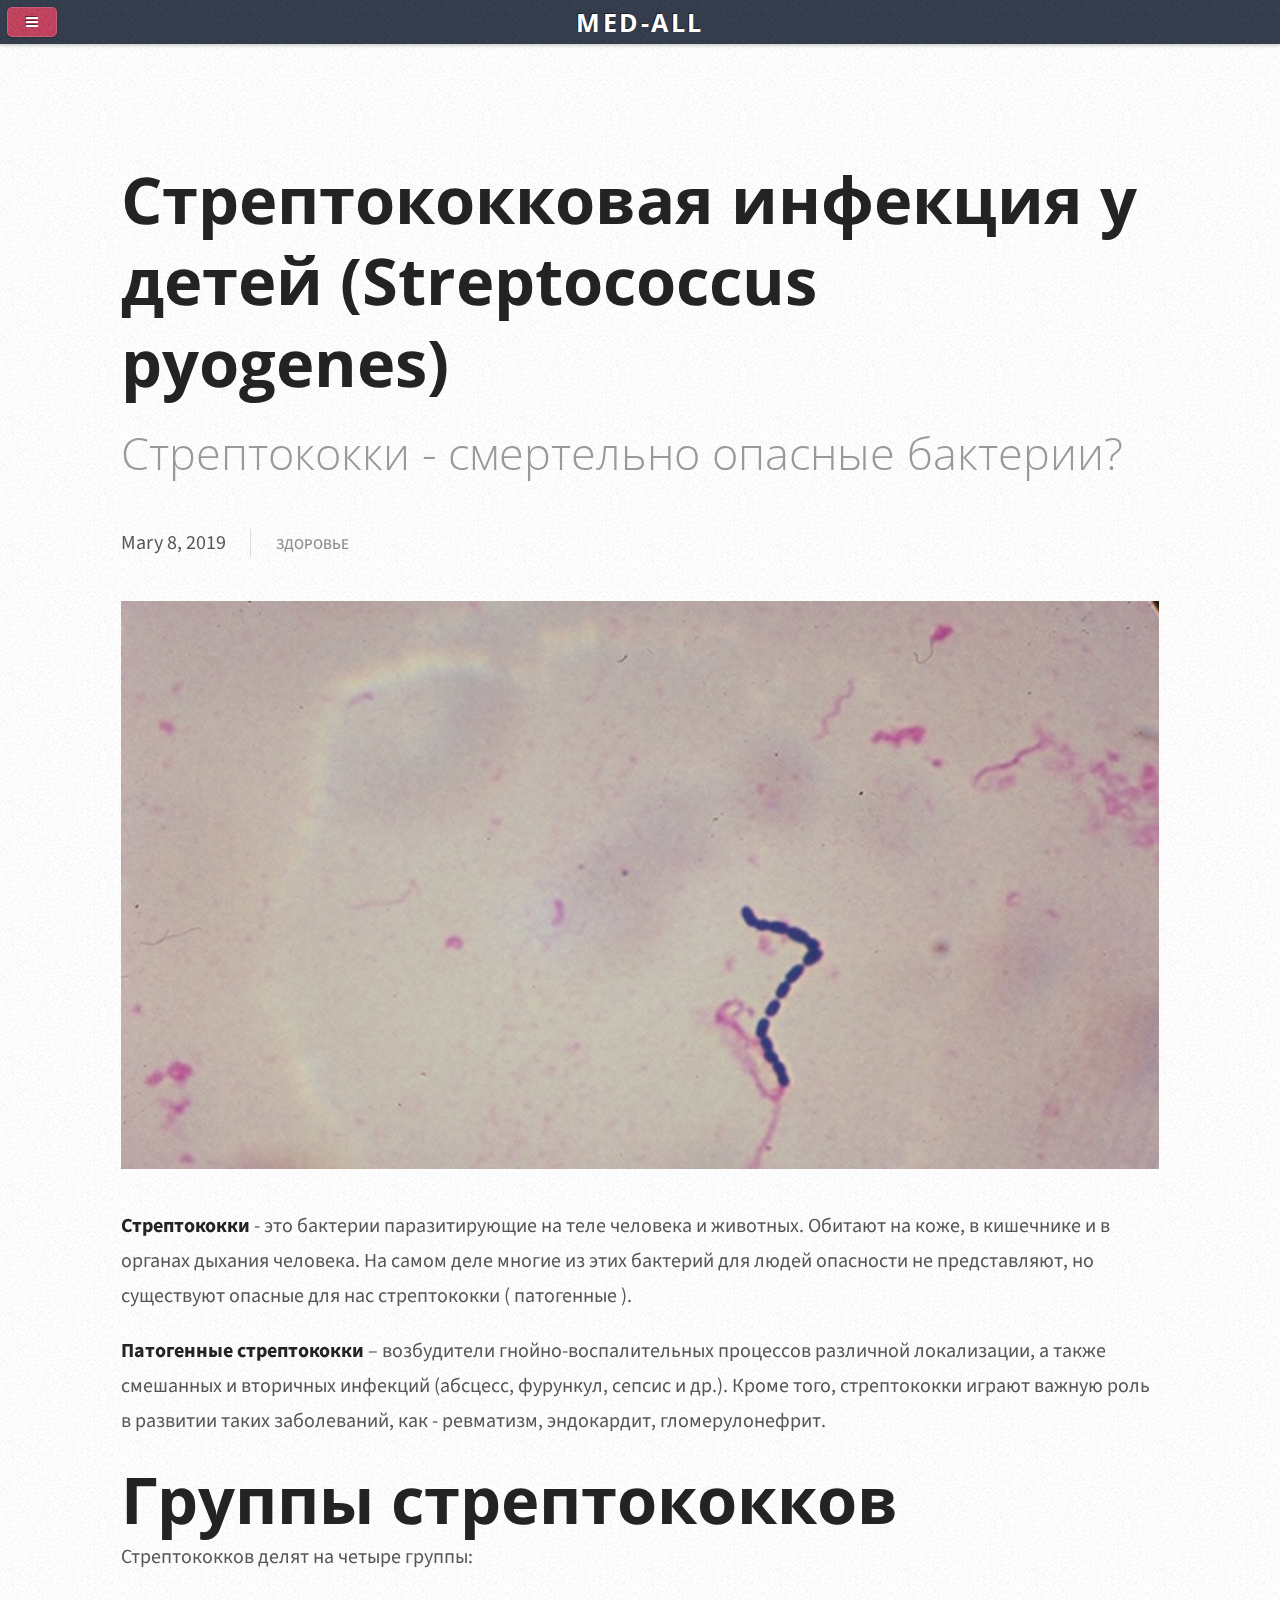
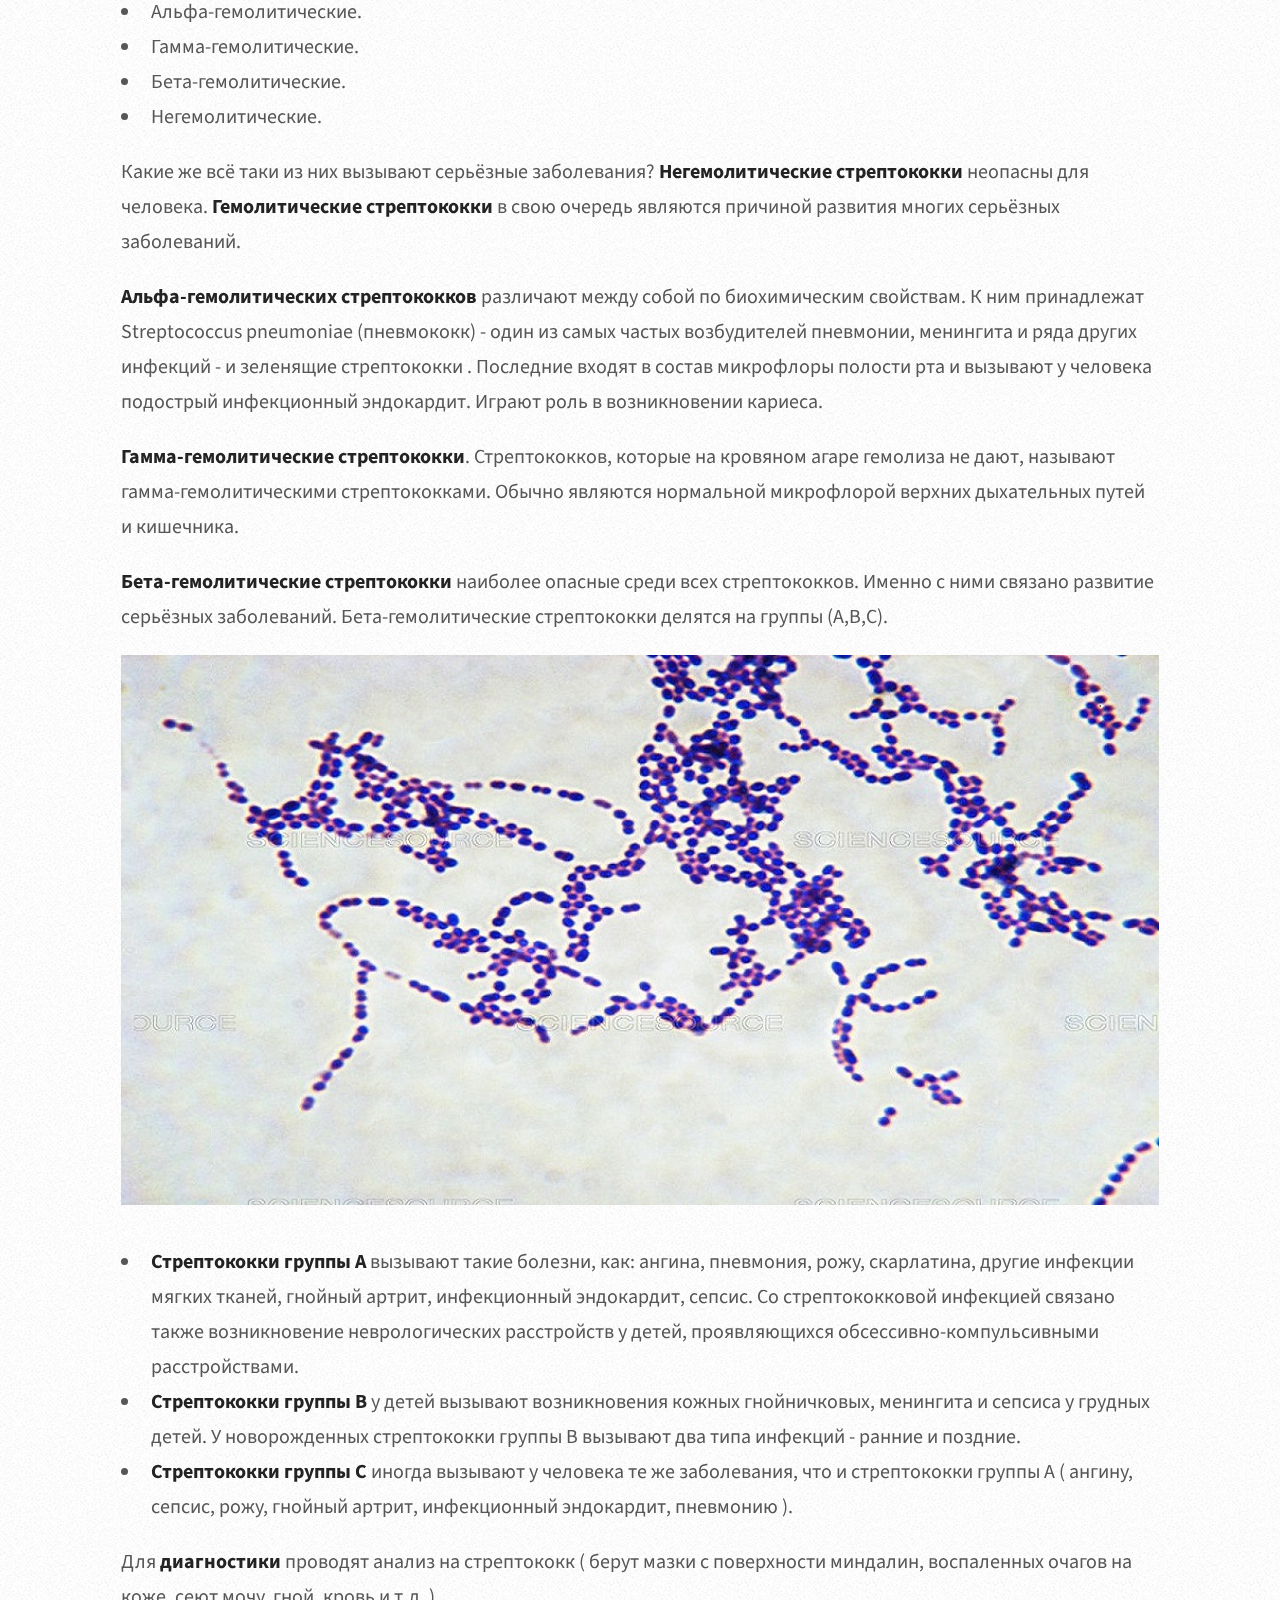
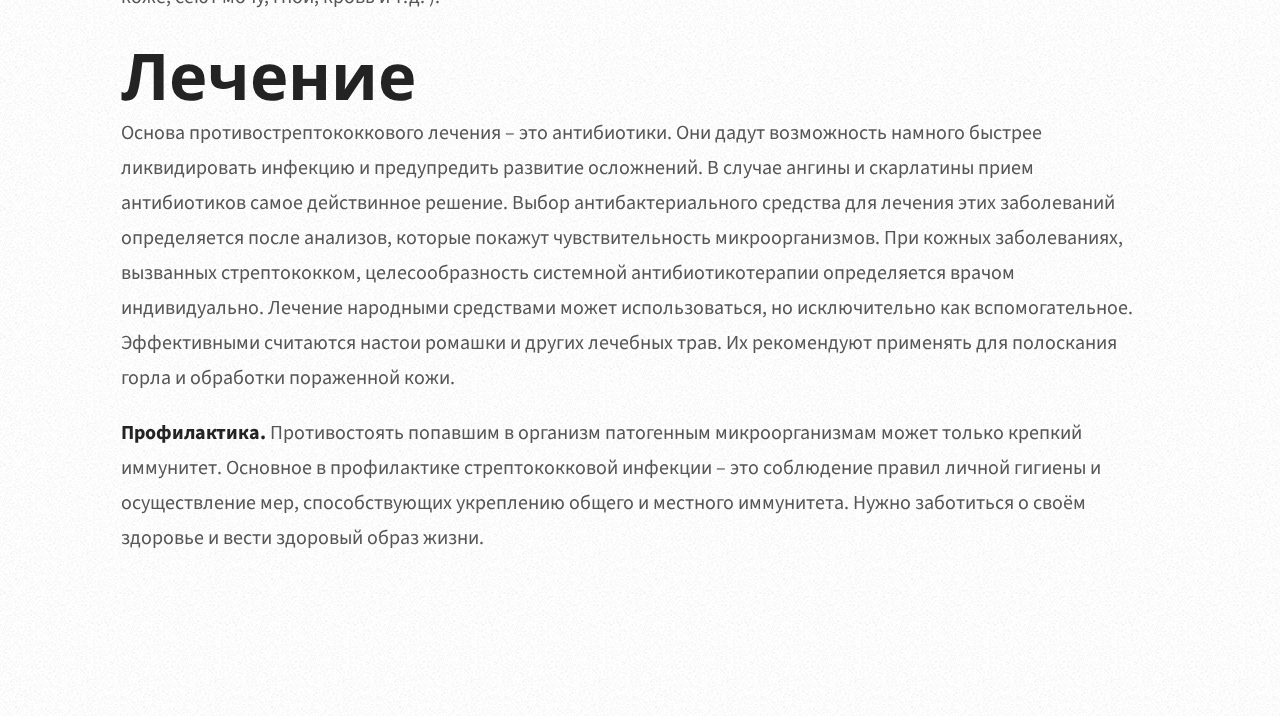
<file: blogs/streptokokkovie-infektsii.html>
<!DOCTYPE HTML>
<html lang="ru">
	<head>
		<title>Стрептококковая инфекция у детей. Med-all</title>
		<meta charset="utf-8" />
		<meta name="keywords" content="стрептококковая инфекция, стрептококки у детей, диагностика, лечение, медицина, блог" />
        <meta name="description" content=" Стрептококки - это бактерии паразитирующие на теле человека и животных. Обитают на коже, в кишечнике и в органах дыхания человека. В нашей статье мы разберём, опасны ли они для взрослого человека и для детей?">
		<meta name="viewport" content="width=device-width, initial-scale=1, user-scalable=no" />
		<link rel="stylesheet" href="../assets/css/main.css" />
      <link rel="shortcut icon" href="../images/favicon.ico" type="image/x-icon">
	<!-- "https://icons8.com/icon/114318/&#65533;&#65533;&#65533;&#65533;-&#65533;&#65533;&#65533;&#65533;&#65533;&#65533;&#65533;&#65533;&#65533;" icon by Icons8 -->
	</head>
	<body class="is-preload">

		<!-- Content -->
			<div id="content">
				<div class="inner">

					<!-- Post -->
						<article class="box post post-excerpt">
							<header>
								<h2><a href="streptokokkovie-infektsii.html">Стрептококковая инфекция у детей (Streptococcus pyogenes)</a></h2>
								<p>Стрептококки - смертельно опасные бактерии?</p>
							</header>
							<div class="info">
								<span class="date"><span class="month">Mar<span>y</span></span> <span class="day">8</span><span class="year">, 2019</span></span>
								<ul class="stats">
									<li><a href="../health.html">Здоровье</a></li>
								</ul>
							</div>
							<a href="streptokokkovie-infektsii.html" class="image featured"><img src="../images/streptococcus(1).jpg" alt="стрептококковая инфекция" /></a>
							<p>

								<strong>Стрептококки</strong> - это бактерии паразитирующие на теле человека и животных. Обитают на коже, в кишечнике и в органах дыхания человека. На самом деле многие из этих бактерий для людей опасности не представляют, но существуют опасные для нас стрептококки ( патогенные ).
							</p>
							<p>
								<strong>Патогенные стрептококки</strong> – возбудители гнойно-воспалительных процессов различной локализации, а также смешанных и вторичных инфекций (абсцесс, фурункул, сепсис и др.). Кроме того, стрептококки играют важную роль в развитии таких заболеваний, как - ревматизм, эндокардит, гломерулонефрит.
							</p>
							<h2>Группы стрептококков</h2>
							<p>
								Стрептококков делят на четыре группы:
								<ul>
									<li>Альфа-гемолитические.</li>
									<li>Гамма-гемолитические.</li>
									<li>Бета-гемолитические.</li>
									<li>Негемолитические.</li>
								</ul>
								Какие же всё таки из них вызывают серьёзные заболевания? <strong>Негемолитические стрептококки</strong> неопасны для человека.
								<strong>Гемолитические стрептококки</strong> в свою очередь являются причиной развития многих серьёзных заболеваний. </p>
								<p>
								<strong>Альфа-гемолитических стрептококков</strong> различают между собой по биохимическим свойствам. К ним принадлежат Streptococcus pneumoniae (пневмококк) - один из самых частых возбудителей пневмонии, менингита и ряда других инфекций - и зеленящие стрептококки . Последние входят в состав микрофлоры полости рта и вызывают у человека подострый инфекционный эндокардит. Играют роль в возникновении кариеса.
								</p>
								<p>
								<strong>Гамма-гемолитические стрептококки</strong>. Стрептококков, которые на кровяном агаре гемолиза не дают, называют гамма-гемолитическими стрептококками. Обычно являются нормальной микрофлорой верхних дыхательных путей и кишечника.
								</p>
								<p>
								<strong>Бета-гемолитические стрептококки</strong> наиболее опасные среди всех стрептококков. Именно с ними связано развитие серьёзных заболеваний. Бета-гемолитические стрептококки делятся на группы (A,B,C).
								</p>
								<p><a class="image featured"><img src="../images/streptococcus.jpg" alt="стрептококковая инфекция" /></a></p>
								<p>
								<ul>
									<li><strong>Стрептококки группы A</strong> вызывают такие болезни, как: ангина, пневмония, рожу, скарлатина, другие инфекции мягких тканей, гнойный артрит, инфекционный эндокардит, сепсис. Со стрептококковой инфекцией связано также возникновение неврологических расстройств у детей, проявляющихся обсессивно-компульсивными расстройствами.</li>
									<li><strong>Стрептококки группы B</strong> у детей вызывают возникновения кожных гнойничковых, менингита и сепсиса у грудных детей. У новорожденных стрептококки группы В вызывают два типа инфекций - ранние и поздние.</li>
									<li><strong>Стрептококки группы C</strong> иногда вызывают у человека те же заболевания, что и стрептококки группы A ( ангину, сепсис, рожу, гнойный артрит, инфекционный эндокардит, пневмонию ).</li>
								</ul>
								Для <strong>диагностики</strong> проводят анализ на стрептококк ( берут мазки с поверхности миндалин, воспаленных очагов на коже, сеют мочу, гной, кровь и т.д. ).
								</p>
								<h2>Лечение</h2>
								<p>
								Основа противострептококкового лечения – это антибиотики. Они дадут возможность намного быстрее ликвидировать инфекцию и предупредить развитие осложнений. В случае ангины и скарлатины прием антибиотиков самое действинное решение. Выбор антибактериального средства для лечения этих заболеваний определяется после анализов, которые покажут чувствительность микроорганизмов. При кожных заболеваниях, вызванных стрептококком, целесообразность системной антибиотикотерапии определяется врачом индивидуально. Лечение народными средствами может использоваться, но исключительно как вспомогательное. Эффективными считаются настои ромашки и других лечебных трав. Их рекомендуют применять для полоскания горла и обработки пораженной кожи.
								</p>
								<p>
								<strong>Профилактика.</strong> Противостоять попавшим в организм патогенным микроорганизмам может только крепкий иммунитет. Основное в профилактике
 								стрептококковой инфекции – это соблюдение правил личной гигиены и осуществление мер, способствующих укреплению общего и местного иммунитета. Нужно заботиться о своём здоровье и вести здоровый образ жизни.
								</p>
						</article>
					</div>
				</div>

		<!-- Sidebar -->
			<div id="sidebar">

				<!-- Logo -->
					<h1 id="logo" style="text-transform: uppercase;"><a href="/">med-all</a></h1>
				<!-- Search -->
					<section class="box search">
						<form method="post" action="#">
							<input type="text" class="text" name="search" placeholder="Search" />
						</form>
					</section>
				<!-- Recent Posts -->
					<section class="box recent-posts">
						<header>
							<h2>Тематики</h2>
						</header>
						<ul>
                          <li><a href="../health.html">Здоровье</a></li>
                          <li><a href="../literature.html">Литература</a></li>
							<li><a href="../other.html">Разное</a></li>
						</ul>
					</section>
				<!-- Design: HTML5 UP "https://html5up.net/" -->
					<ul id="copyright">
						<li>&copy; 2020 Med-all.</li>
						<li>Дизайн: <a href="https://html5up.net/" style="text-decoration: none;">HTML5 UP</a></li>
						<li><a href="../sitemap.xml">Карта сайта</a></li>
					</ul>

			</div>

		<!-- Scripts -->
			<script src="../assets/js/jquery.min.js"></script>
			<script src="../assets/js/browser.min.js"></script>
			<script src="../assets/js/breakpoints.min.js"></script>
			<script src="../assets/js/util.js"></script>
			<script src="../assets/js/main.js"></script>

	</body>
</html>
</file>
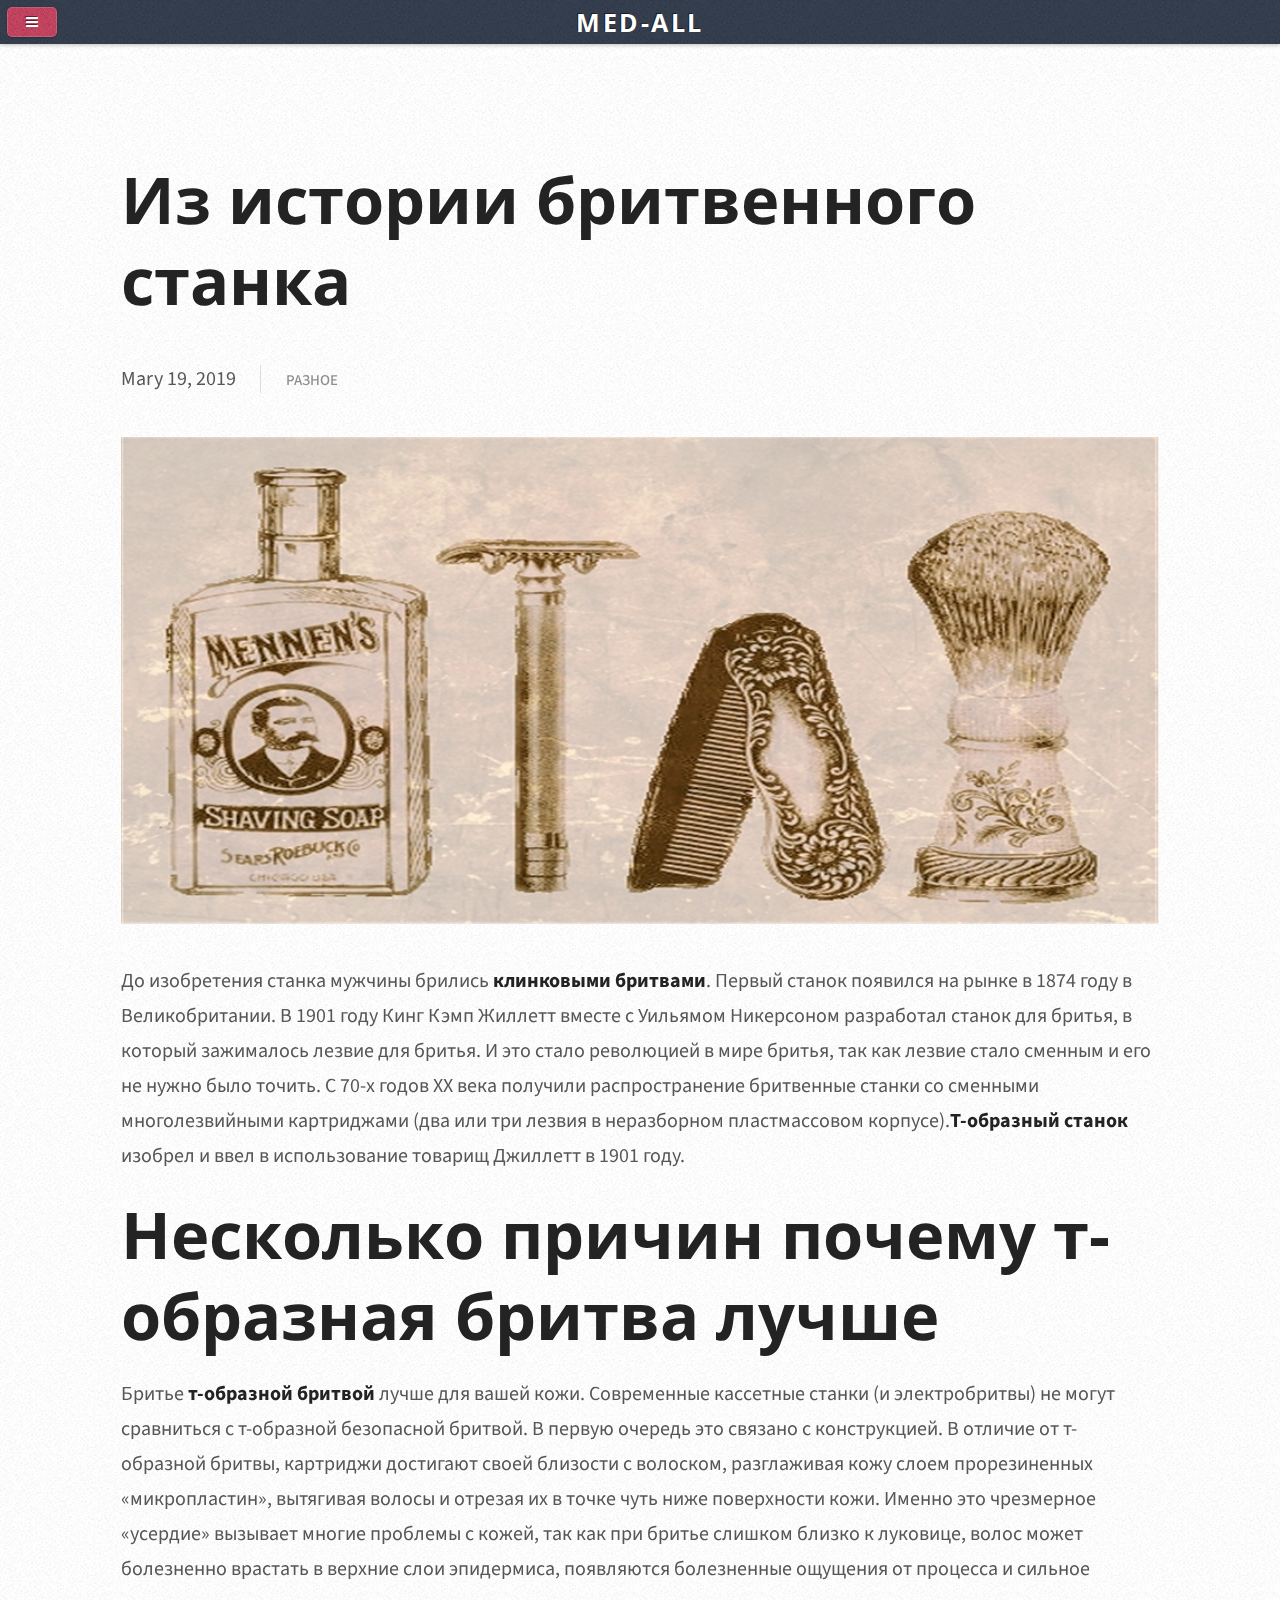
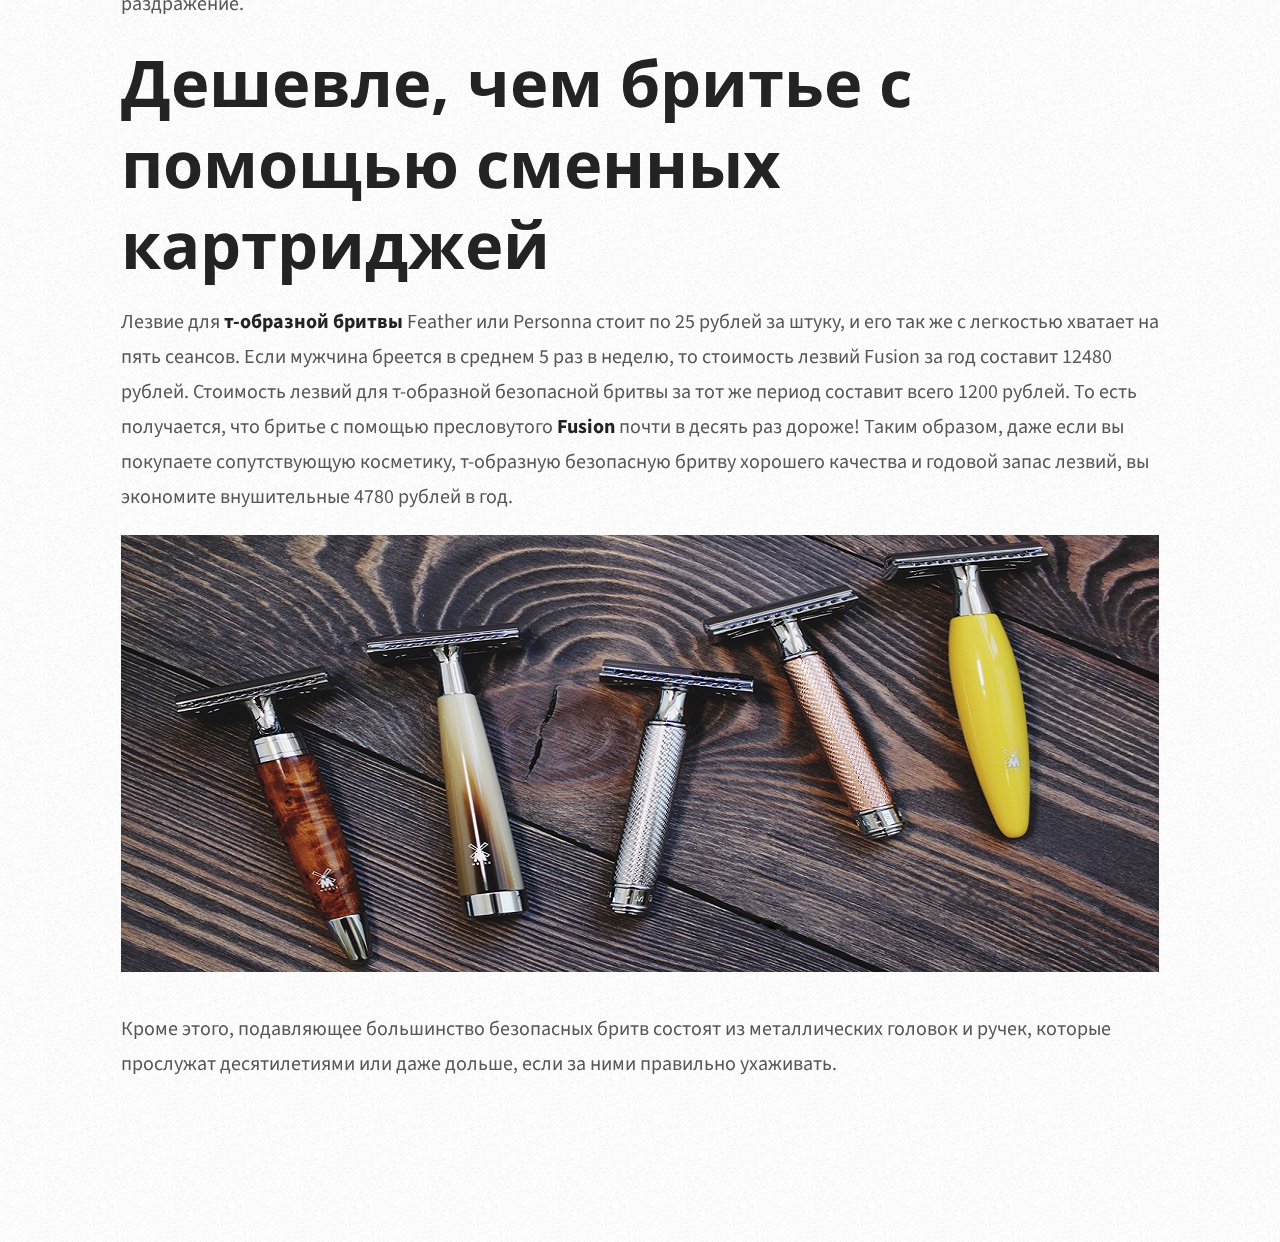
<file: blogs/t-obraznaya-britva.html>
<!DOCTYPE HTML>
<html lang="ru">
	<head>
		<title>Т-образная бритва. Med-all</title>
		<meta charset="utf-8" />
		<meta name="keywords" content="как выбрать бритву, т-образная бритва, медицина, блог" />
         <meta name="description" content="В данной статье разберём несколько основных причин, по которым т-образная бритва лучше, чем кассетный станок, а так-же узнаем немного из истории создания т-образного станка.">
		<meta name="viewport" content="width=device-width, initial-scale=1, user-scalable=no" />
		<link rel="stylesheet" href="../assets/css/main.css" />
      <link rel="shortcut icon" href="../images/favicon.ico" type="image/x-icon">
	<!-- "https://icons8.com/icon/114318/&#65533;&#65533;&#65533;&#65533;-&#65533;&#65533;&#65533;&#65533;&#65533;&#65533;&#65533;&#65533;&#65533;" icon by Icons8 -->
	</head>
	<body class="is-preload">

		<!-- Content -->
			<div id="content">
				<div class="inner">

					<!-- Post -->
						<article class="box post post-excerpt">
							<header>
								<h2><a href="t-obraznaya-britva.html">Из истории бритвенного станка</a></h2>
							</header>
							<div class="info">
								<span class="date"><span class="month">Mar<span>y</span></span> <span class="day">19</span><span class="year">, 2019</span></span>
								<ul class="stats">
									<li><a href="../other.html">Разное</a></li>
								</ul>
							</div>
							<a href="t-obraznaya-britva.html" class="image featured"><img src="../images/t-britva(1).png" alt="т-образная бритва" /></a>
							<p>
								До изобретения станка мужчины брились <strong>клинковыми бритвами</strong>. Первый станок появился на рынке в 1874 году в Великобритании.
								В 1901 году Кинг Кэмп Жиллетт вместе с Уильямом Никерсоном разработал станок для бритья, в который зажималось лезвие для бритья. И это стало революцией в мире бритья, так как лезвие стало сменным и его не нужно было точить. 
								С 70-х годов XX века получили распространение бритвенные станки со сменными многолезвийными картриджами (два или три лезвия в неразборном пластмассовом корпусе).<strong>Т-образный станок</strong> изобрел и ввел в использование товарищ Джиллетт в 1901 году.
							</p>
							<h2 style="margin-bottom: 20px;">Несколько причин почему т-образная бритва лучше</h2>
							<p>
								Бритье <strong>т-образной бритвой</strong> лучше для вашей кожи. Современные кассетные станки (и электробритвы) не могут сравниться с т-образной безопасной бритвой. В первую очередь это связано с конструкцией. В отличие от т-образной бритвы, картриджи достигают своей близости с волоском, разглаживая кожу слоем прорезиненных «микропластин», вытягивая волосы и отрезая их в точке чуть ниже поверхности кожи. Именно это чрезмерное «усердие» вызывает многие проблемы с кожей, так как при бритье слишком близко к луковице, волос может болезненно врастать в верхние слои эпидермиса, появляются болезненные ощущения от процесса и сильное раздражение.
							</p>
							<h2 style="margin-bottom: 20px;">Дешевле, чем бритье с помощью сменных картриджей </h2>
							<p>
								Лезвие для <strong>т-образной бритвы</strong> Feather или Personna стоит по 25 рублей за штуку, и его так же с легкостью хватает на пять сеансов. 
								Если мужчина бреется в среднем 5 раз в неделю, то стоимость лезвий Fusion за год составит 12480 рублей. Стоимость лезвий для т-образной безопасной бритвы за тот же период составит всего 1200 рублей. То есть получается, что бритье с помощью пресловутого <strong>Fusion</strong> почти в десять раз дороже!
								Таким образом, даже если вы покупаете сопутствующую косметику, т-образную безопасную бритву хорошего качества и годовой запас лезвий, вы экономите внушительные 4780 рублей в год.
							</p>
                          <p><a class="image featured"><img src="../images/t-britva.jpg" alt="т-образная бритва" /></a></p>
							<p>
								Кроме этого, подавляющее большинство безопасных бритв состоят из металлических головок и ручек, которые прослужат десятилетиями или даже дольше, если за ними правильно ухаживать.
							</p>
						</article>				
				</div>
			</div>

		<!-- Sidebar -->
			<div id="sidebar">

				<!-- Logo -->
					<h1 id="logo" style="text-transform: uppercase;"><a href="/">med-all</a></h1>
				<!-- Search -->
					<section class="box search">
						<form method="post" action="#">
							<input type="text" class="text" name="search" placeholder="Search" />
						</form>
					</section>
				<!-- Recent Posts -->
					<section class="box recent-posts">
						<header>
							<h2>Тематики</h2>
						</header>
						<ul>
                          <li><a href="../health.html">Здоровье</a></li>
                          <li><a href="../literature.html">Литература</a></li>
							<li><a href="../other.html">Разное</a></li>
						</ul>
					</section>
				<!-- Design: HTML5 UP "https://html5up.net/" -->
					<ul id="copyright">
						<li>&copy; 2020 Med-all.</li>
						<li>Дизайн: <a href="https://html5up.net/" style="text-decoration: none;">HTML5 UP</a></li>
						<li><a href="../sitemap.xml">Карта сайта</a></li>
					</ul>

			</div>

		<!-- Scripts -->
			<script src="../assets/js/jquery.min.js"></script>
			<script src="../assets/js/browser.min.js"></script>
			<script src="../assets/js/breakpoints.min.js"></script>
			<script src="../assets/js/util.js"></script>
			<script src="../assets/js/main.js"></script>

	</body>
</html>
</file>
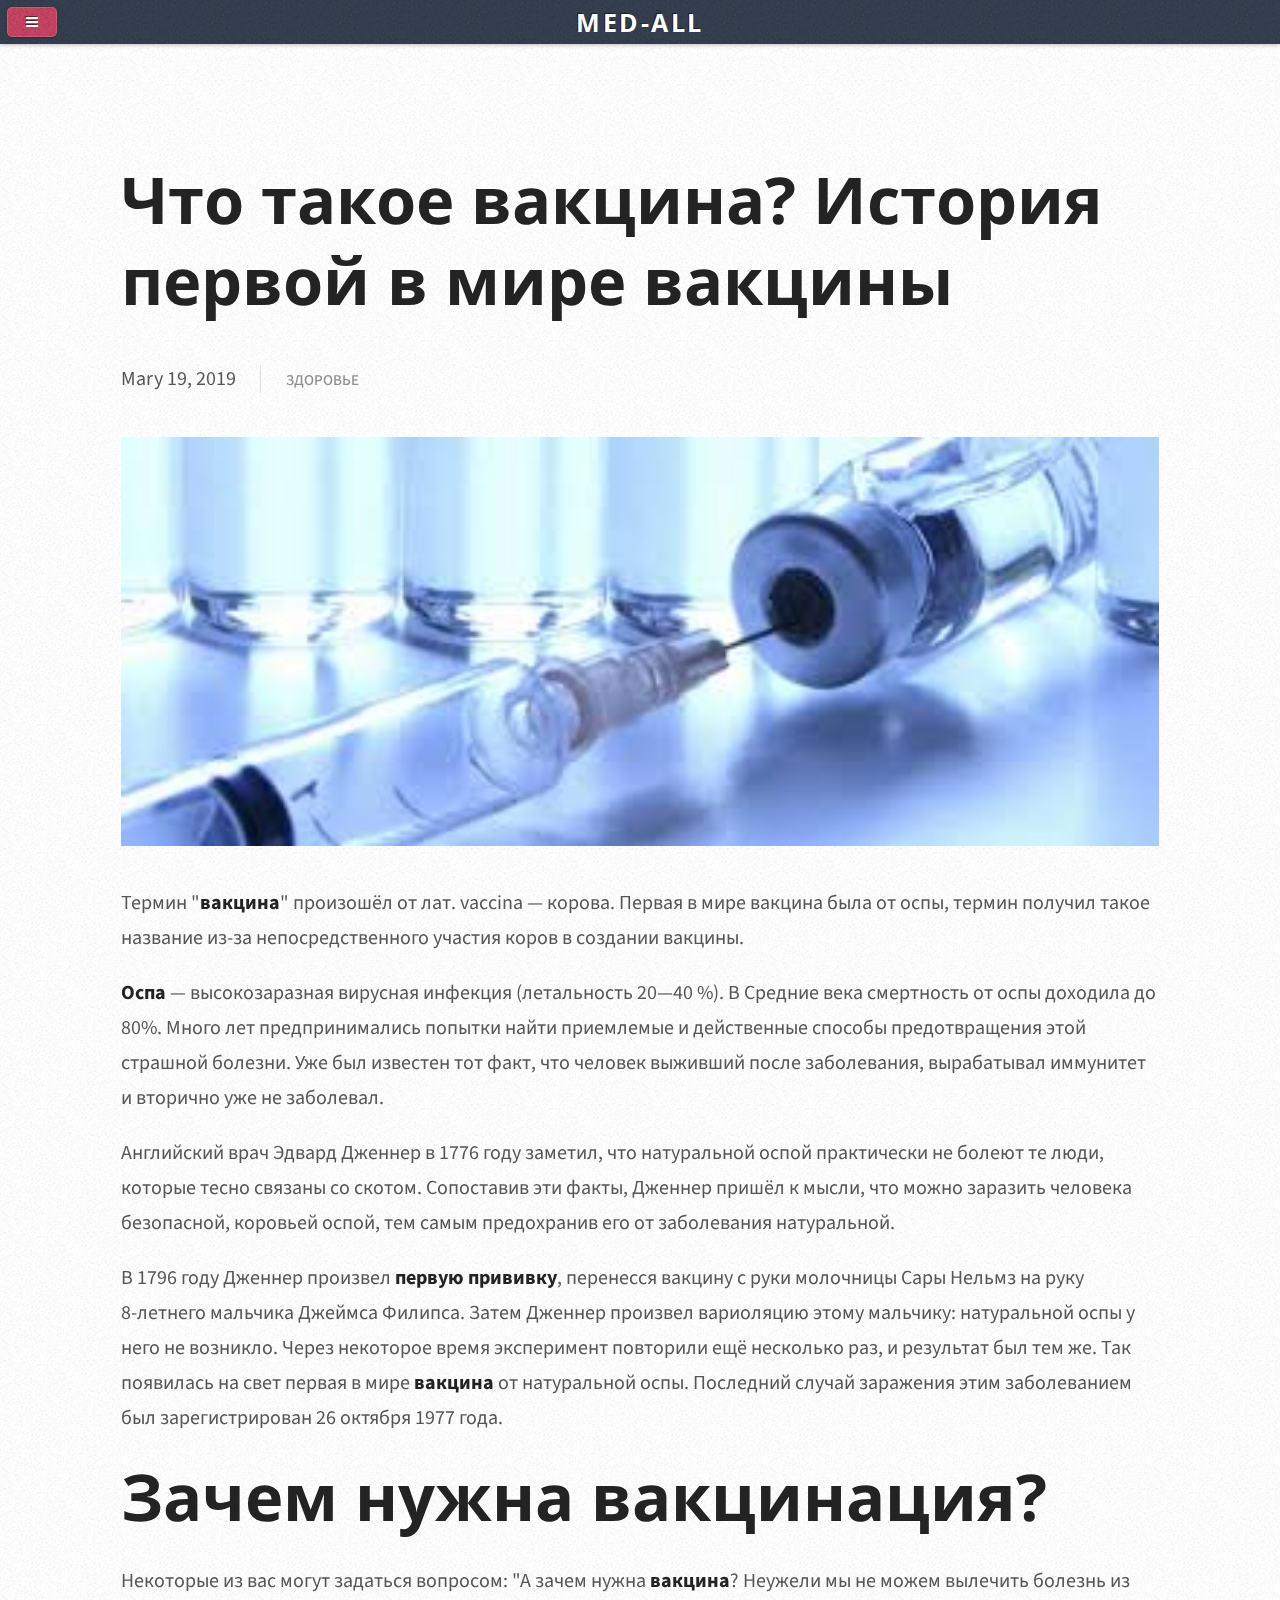
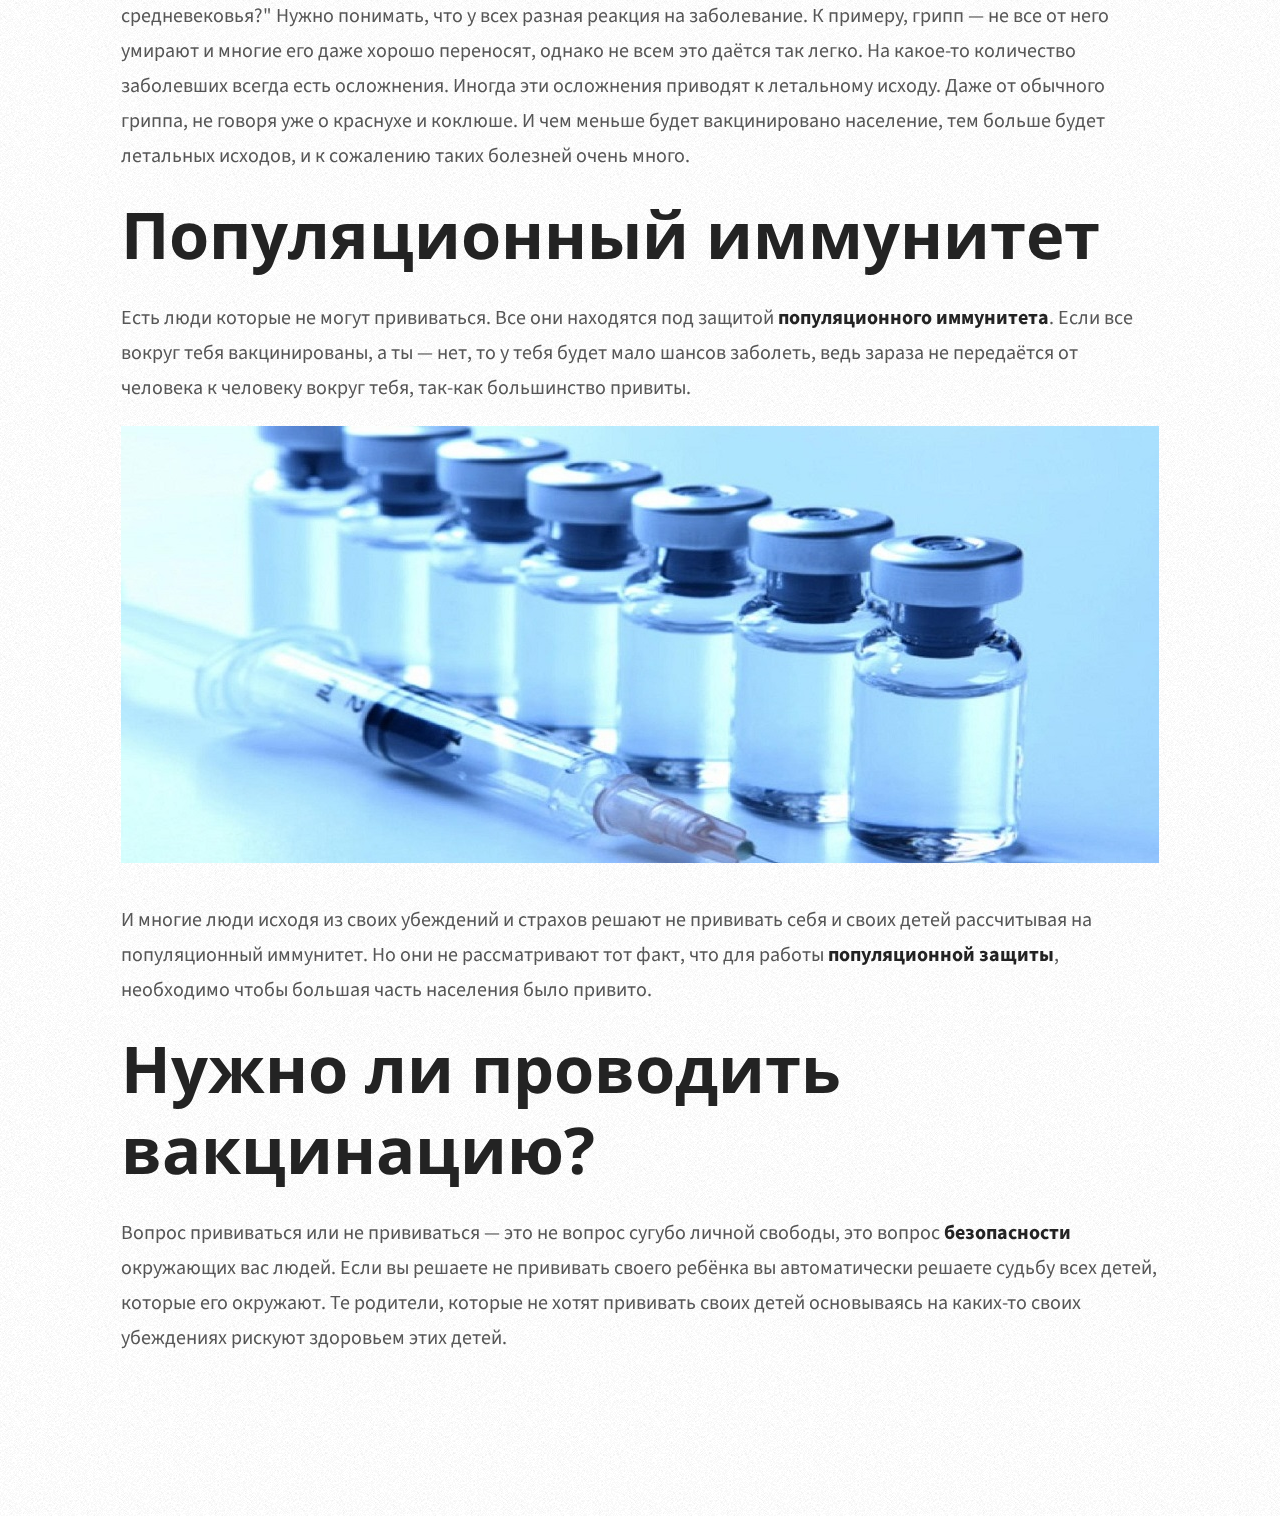
<file: blogs/zachem-nuzhna-vakcinaciya.html>
<!DOCTYPE HTML>
<html lang="ru">
	<head>
		<title>Нужно ли проводить вакцинацию ? Зачем нужны вакцины ? История первой в мире вакцины от натуральной оспы - Med-all
</title>
		<meta charset="utf-8" />
		<meta name="keywords" content="нужно ли проводить вакцинацию, зачем нужны вакцины, история первой в мире вакцины от натуральной оспы" />
         <meta name="description" content="Нужно ли проводить вакцинацию? Зачем нужны вакцины? Опасны ли прививки для нашего организма? Ответы на эти вопросы, а так-же история первой в мире вакцины от натуральной оспы вы найдёте в нашей статье о прививках.">
		<meta name="viewport" content="width=device-width, initial-scale=1, user-scalable=no" />
		<link rel="stylesheet" href="../assets/css/main.css" />
      <link rel="shortcut icon" href="../images/favicon.ico" type="image/x-icon">
	<!-- "https://icons8.com/icon/114318/&#65533;&#65533;&#65533;&#65533;-&#65533;&#65533;&#65533;&#65533;&#65533;&#65533;&#65533;&#65533;&#65533;" icon by Icons8 -->
	</head>
	<body class="is-preload">

		<!-- Content -->
			<div id="content">
				<div class="inner">

					<!-- Post -->
						<article class="box post post-excerpt">
							<header>
								<h2><a href="zachem-nuzhna-vakcinaciya.html">Что такое вакцина? История первой в мире вакцины</a></h2>
							</header>
							<div class="info">
								<span class="date"><span class="month">Mar<span>y</span></span> <span class="day">19</span><span class="year">, 2019</span></span>
								<ul class="stats">
									<li><a href="../health.html">Здоровье</a></li>
								</ul>
							</div>
							<a href="zachem-nuzhna-vakcinaciya.html" class="image featured"><img src="../images/vaccina2.jpg" alt="Вакцинация" /></a>
							<p>
								Термин "<strong>вакцина</strong>" произошёл от лат. vaccina — корова. Первая в мире вакцина была от оспы, термин получил такое название из-за непосредственного участия коров в создании вакцины.
							</p>
							<p>
								<strong>Оспа</strong> — высокозаразная вирусная инфекция (летальность 20—40 %). В Средние века смертность от оспы доходила до 80%. Много лет предпринимались попытки найти приемлемые и действенные способы предотвращения этой страшной болезни. Уже был известен тот факт, что человек выживший после заболевания, вырабатывал иммунитет и вторично уже не заболевал.
							</p>
							<p>
								Английский врач Эдвард Дженнер в 1776 году заметил, что натуральной оспой практически не болеют те люди, которые тесно связаны со скотом. Сопоставив эти факты, Дженнер пришёл к мысли, что можно заразить человека безопасной, коровьей оспой, тем самым предохранив его от заболевания натуральной.
							</p>
							<p>
								В 1796 году Дженнер произвел <strong>первую прививку</strong>, перенесся вакцину с руки молочницы Сары Нельмз на руку 8‑летнего мальчика Джеймса Филипса. Затем Дженнер произвел вариоляцию этому мальчику: натуральной оспы у него не возникло. Через некоторое время эксперимент повторили ещё несколько раз, и результат был тем же. Так появилась на свет первая в мире <strong>вакцина</strong> от натуральной оспы. Последний случай заражения этим заболеванием был зарегистрирован 26 октября 1977 года.
							</p>

							<h2 style="margin-bottom: 0.4em;">Зачем нужна вакцинация?</h2>
							<p>
								Некоторые из вас могут задаться вопросом: "А зачем нужна <strong>вакцина</strong>? Неужели мы не можем вылечить болезнь из средневековья?"
								Нужно понимать, что у всех разная реакция на заболевание. К примеру, грипп — не все от него умирают и многие его даже хорошо переносят, однако не всем это даётся так легко. На какое-то количество заболевших всегда есть осложнения. Иногда эти осложнения приводят к летальному исходу.
								Даже от обычного гриппа, не говоря уже о краснухе и коклюше. И чем меньше будет вакцинировано население, тем больше будет летальных исходов, и к сожалению таких болезней очень много.
							</p>
							<h2 style="margin-bottom: 0.4em;">Популяционный иммунитет</h2>
							<p>
								Есть люди которые не могут прививаться. Все они находятся под защитой <strong>популяционного иммунитета</strong>. Если все вокруг тебя вакцинированы, а ты — нет, то у тебя будет мало шансов заболеть, ведь зараза не передаётся от человека к человеку вокруг тебя, так-как большинство привиты.
							</p>							
                          <p><a class="image featured"><img src="../images/vaccina.jpg" alt="Вакцина" /></a></p>
							<p>
								И многие люди исходя из своих убеждений и страхов решают не прививать себя и своих детей рассчитывая на популяционный иммунитет. Но они не рассматривают тот факт, что для работы <strong>популяционной защиты</strong>, необходимо чтобы большая часть населения было привито.
							</p>
							<h2 style="margin-bottom: 0.4em;">Нужно ли проводить вакцинацию?</h2>
							<p>
								Вопрос прививаться или не прививаться — это не вопрос сугубо личной свободы, это вопрос <strong>безопасности</strong> окружающих вас людей. Если вы решаете не прививать своего ребёнка вы автоматически решаете судьбу всех детей, которые его окружают. Те родители, которые не хотят прививать своих детей основываясь на каких-то своих убеждениях рискуют здоровьем этих детей.
							</p>
						</article>				
				</div>
			</div>

		<!-- Sidebar -->
			<div id="sidebar">

				<!-- Logo -->
					<h1 id="logo" style="text-transform: uppercase;"><a href="/">med-all</a></h1>
				<!-- Search -->
					<section class="box search">
						<form method="post" action="#">
							<input type="text" class="text" name="search" placeholder="Search" />
						</form>
					</section>
				<!-- Recent Posts -->
					<section class="box recent-posts">
						<header>
							<h2>Тематики</h2>
						</header>
						<ul>
                          <li><a href="../health.html">Здоровье</a></li>
                          <li><a href="../literature.html">Литература</a></li>
							<li><a href="../other.html">Разное</a></li>
						</ul>
					</section>
				<!-- Design: HTML5 UP "https://html5up.net/" -->
					<ul id="copyright">
						<li>&copy; 2020 Med-all.</li>
						<li>Дизайн: <a href="https://html5up.net/" style="text-decoration: none;">HTML5 UP</a></li>
						<li><a href="../sitemap.xml">Карта сайта</a></li>
					</ul>

			</div>

		<!-- Scripts -->
			<script src="../assets/js/jquery.min.js"></script>
			<script src="../assets/js/browser.min.js"></script>
			<script src="../assets/js/breakpoints.min.js"></script>
			<script src="../assets/js/util.js"></script>
			<script src="../assets/js/main.js"></script>

	</body>
</html>
</file>
<file: assets/css/main.css>
@import url("font-awesome.min.css");
@import url("https://fonts.googleapis.com/css?family=Source+Sans+Pro:400,400italic,700|Open+Sans+Condensed:300,700");

/*
	Striped by HTML5 UP
	html5up.net | @ajlkn
	Free for personal and commercial use under the CCA 3.0 license (html5up.net/license)
*/

html, body, div, span, applet, object,
iframe, h1, h2, h3, h4, h5, h6, p, blockquote,
pre, a, abbr, acronym, address, big, cite,
code, del, dfn, em, img, ins, kbd, q, s, samp,
small, strike, strong, sub, sup, tt, var, b,
u, i, center, dl, dt, dd, ol, ul, li, fieldset,
form, label, legend, table, caption, tbody,
tfoot, thead, tr, th, td, article, aside,
canvas, details, embed, figure, figcaption,
footer, header, hgroup, menu, nav, output, ruby,
section, summary, time, mark, audio, video {
	margin: 0;
	padding: 0;
	border: 0;
	font-size: 100%;
	font: inherit;
	vertical-align: baseline;}

article, aside, details, figcaption, figure,
footer, header, hgroup, menu, nav, section {
	display: block;}

body {
	line-height: 1;
}

ol, ul {
	list-style: none;
}

blockquote, q {
	quotes: none;
}

	blockquote:before, blockquote:after, q:before, q:after {
		content: '';
		content: none;
	}

table {
	border-collapse: collapse;
	border-spacing: 0;
}

body {
	-webkit-text-size-adjust: none;
}

mark {
	background-color: transparent;
	color: inherit;
}

input::-moz-focus-inner {
	border: 0;
	padding: 0;
}

input, select, textarea {
	-moz-appearance: none;
	-webkit-appearance: none;
	-ms-appearance: none;
	appearance: none;
}

/* Basic */

	html {
		box-sizing: border-box;
	}

	*, *:before, *:after {
		box-sizing: inherit;
	}

	body {
		background-color: #e8e8e8;
		background-image: url("images/bg02.png");
		display: -moz-flex;
		display: -webkit-flex;
		display: -ms-flex;
		display: flex;
	}

		body.is-preload *, body.is-preload *:before, body.is-preload *:after {
			-moz-animation: none !important;
			-webkit-animation: none !important;
			-ms-animation: none !important;
			animation: none !important;
			-moz-transition: none !important;
			-webkit-transition: none !important;
			-ms-transition: none !important;
			transition: none !important;
		}

	body, input, textarea, select {
		font-family: 'Source Sans Pro', sans-serif;
		font-weight: 400;
		color: #565656;
	}

	a {
		color: #c94663;
	}

	strong, b {
		font-weight: 700;
		color: #232323;
	}

	h2, h3, h4, h5, h6 {
		font-family: 'Open Sans Condensed', sans-serif;
		font-weight: 700;
		color: #232323;
	}

	h2 a, h4 a, h5 a, h6 a {
		text-decoration: none;
		color: inherit;
	}

	blockquote {
		border-left: solid 5px #ddd;
		padding: 1em 0 1em 2em;
		font-style: italic;
	}

	em, i {
		font-style: italic;
	}

	hr {
		border: 0;
		border-top: solid 1px #ddd;
		padding: 1.5em 0 0 0;
		margin: 1.75em 0 0 0;
	}

	sub {
		position: relative;
		top: 0.5em;
		font-size: 0.8em;
	}

	sup {
		position: relative;
		top: -0.5em;
		font-size: 0.8em;
	}

	br.clear {
		clear: both;
	}

	p, ul, ol, dl {
		margin-bottom: 1em;
	}

/* Row */

	.row {
		display: flex;
		flex-wrap: wrap;
		box-sizing: border-box;
		align-items: stretch;
	}

		.row > * {
			box-sizing: border-box;
		}

		.row.gtr-uniform > * > :last-child {
			margin-bottom: 0;
		}

		.row.aln-left {
			justify-content: flex-start;
		}

		.row.aln-center {
			justify-content: center;
		}

		.row.aln-right {
			justify-content: flex-end;
		}

		.row.aln-top {
			align-items: flex-start;
		}

		.row.aln-middle {
			align-items: center;
		}

		.row.aln-bottom {
			align-items: flex-end;
		}

		.row > .imp {
			order: -1;
		}

		.row > .col-1 {
			width: 8.3333333333%;
		}

		.row > .off-1 {
			margin-left: 8.3333333333%;
		}

		.row > .col-2 {
			width: 16.6666666667%;
		}

		.row > .off-2 {
			margin-left: 16.6666666667%;
		}

		.row > .col-3 {
			width: 25%;
		}

		.row > .off-3 {
			margin-left: 25%;
		}

		.row > .col-4 {
			width: 33.3333333333%;
		}

		.row > .off-4 {
			margin-left: 33.3333333333%;
		}

		.row > .col-5 {
			width: 41.6666666667%;
		}

		.row > .off-5 {
			margin-left: 41.6666666667%;
		}

		.row > .col-6 {
			width: 50%;
		}

		.row > .off-6 {
			margin-left: 50%;
		}

		.row > .col-7 {
			width: 58.3333333333%;
		}

		.row > .off-7 {
			margin-left: 58.3333333333%;
		}

		.row > .col-8 {
			width: 66.6666666667%;
		}

		.row > .off-8 {
			margin-left: 66.6666666667%;
		}

		.row > .col-9 {
			width: 75%;
		}

		.row > .off-9 {
			margin-left: 75%;
		}

		.row > .col-10 {
			width: 83.3333333333%;
		}

		.row > .off-10 {
			margin-left: 83.3333333333%;
		}

		.row > .col-11 {
			width: 91.6666666667%;
		}

		.row > .off-11 {
			margin-left: 91.6666666667%;
		}

		.row > .col-12 {
			width: 100%;
		}

		.row > .off-12 {
			margin-left: 100%;
		}

		.row.gtr-0 {
			margin-top: 0px;
			margin-left: 0px;
		}

			.row.gtr-0 > * {
				padding: 0px 0 0 0px;
			}

			.row.gtr-0.gtr-uniform {
				margin-top: 0px;
			}

				.row.gtr-0.gtr-uniform > * {
					padding-top: 0px;
				}

		.row.gtr-25 {
			margin-top: -12.5px;
			margin-left: -12.5px;
		}

			.row.gtr-25 > * {
				padding: 12.5px 0 0 12.5px;
			}

			.row.gtr-25.gtr-uniform {
				margin-top: -12.5px;
			}

				.row.gtr-25.gtr-uniform > * {
					padding-top: 12.5px;
				}

		.row.gtr-50 {
			margin-top: -25px;
			margin-left: -25px;
		}

			.row.gtr-50 > * {
				padding: 25px 0 0 25px;
			}

			.row.gtr-50.gtr-uniform {
				margin-top: -25px;
			}

				.row.gtr-50.gtr-uniform > * {
					padding-top: 25px;
				}

		.row {
			margin-top: -50px;
			margin-left: -50px;
		}

			.row > * {
				padding: 50px 0 0 50px;
			}

			.row.gtr-uniform {
				margin-top: -50px;
			}

				.row.gtr-uniform > * {
					padding-top: 50px;
				}

		.row.gtr-150 {
			margin-top: -75px;
			margin-left: -75px;
		}

			.row.gtr-150 > * {
				padding: 75px 0 0 75px;
			}

			.row.gtr-150.gtr-uniform {
				margin-top: -75px;
			}

				.row.gtr-150.gtr-uniform > * {
					padding-top: 75px;
				}

		.row.gtr-200 {
			margin-top: -100px;
			margin-left: -100px;
		}

			.row.gtr-200 > * {
				padding: 100px 0 0 100px;
			}

			.row.gtr-200.gtr-uniform {
				margin-top: -100px;
			}

				.row.gtr-200.gtr-uniform > * {
					padding-top: 100px;
				}

		@media screen and (min-width: 737px) {

			.row {
				display: flex;
				flex-wrap: wrap;
				box-sizing: border-box;
				align-items: stretch;
			}

				.row > * {
					box-sizing: border-box;
				}

				.row.gtr-uniform > * > :last-child {
					margin-bottom: 0;
				}

				.row.aln-left {
					justify-content: flex-start;
				}

				.row.aln-center {
					justify-content: center;
				}

				.row.aln-right {
					justify-content: flex-end;
				}

				.row.aln-top {
					align-items: flex-start;
				}

				.row.aln-middle {
					align-items: center;
				}

				.row.aln-bottom {
					align-items: flex-end;
				}

				.row > .imp-desktop {
					order: -1;
				}

				.row > .col-1-desktop {
					width: 8.3333333333%;
				}

				.row > .off-1-desktop {
					margin-left: 8.3333333333%;
				}

				.row > .col-2-desktop {
					width: 16.6666666667%;
				}

				.row > .off-2-desktop {
					margin-left: 16.6666666667%;
				}

				.row > .col-3-desktop {
					width: 25%;
				}

				.row > .off-3-desktop {
					margin-left: 25%;
				}

				.row > .col-4-desktop {
					width: 33.3333333333%;
				}

				.row > .off-4-desktop {
					margin-left: 33.3333333333%;
				}

				.row > .col-5-desktop {
					width: 41.6666666667%;
				}

				.row > .off-5-desktop {
					margin-left: 41.6666666667%;
				}

				.row > .col-6-desktop {
					width: 50%;
				}

				.row > .off-6-desktop {
					margin-left: 50%;
				}

				.row > .col-7-desktop {
					width: 58.3333333333%;
				}

				.row > .off-7-desktop {
					margin-left: 58.3333333333%;
				}

				.row > .col-8-desktop {
					width: 66.6666666667%;
				}

				.row > .off-8-desktop {
					margin-left: 66.6666666667%;
				}

				.row > .col-9-desktop {
					width: 75%;
				}

				.row > .off-9-desktop {
					margin-left: 75%;
				}

				.row > .col-10-desktop {
					width: 83.3333333333%;
				}

				.row > .off-10-desktop {
					margin-left: 83.3333333333%;
				}

				.row > .col-11-desktop {
					width: 91.6666666667%;
				}

				.row > .off-11-desktop {
					margin-left: 91.6666666667%;
				}

				.row > .col-12-desktop {
					width: 100%;
				}

				.row > .off-12-desktop {
					margin-left: 100%;
				}

				.row.gtr-0 {
					margin-top: 0px;
					margin-left: 0px;
				}

					.row.gtr-0 > * {
						padding: 0px 0 0 0px;
					}

					.row.gtr-0.gtr-uniform {
						margin-top: 0px;
					}

						.row.gtr-0.gtr-uniform > * {
							padding-top: 0px;
						}

				.row.gtr-25 {
					margin-top: -12.5px;
					margin-left: -12.5px;
				}

					.row.gtr-25 > * {
						padding: 12.5px 0 0 12.5px;
					}

					.row.gtr-25.gtr-uniform {
						margin-top: -12.5px;
					}

						.row.gtr-25.gtr-uniform > * {
							padding-top: 12.5px;
						}

				.row.gtr-50 {
					margin-top: -25px;
					margin-left: -25px;
				}

					.row.gtr-50 > * {
						padding: 25px 0 0 25px;
					}

					.row.gtr-50.gtr-uniform {
						margin-top: -25px;
					}

						.row.gtr-50.gtr-uniform > * {
							padding-top: 25px;
						}

				.row {
					margin-top: -50px;
					margin-left: -50px;
				}

					.row > * {
						padding: 50px 0 0 50px;
					}

					.row.gtr-uniform {
						margin-top: -50px;
					}

						.row.gtr-uniform > * {
							padding-top: 50px;
						}

				.row.gtr-150 {
					margin-top: -75px;
					margin-left: -75px;
				}

					.row.gtr-150 > * {
						padding: 75px 0 0 75px;
					}

					.row.gtr-150.gtr-uniform {
						margin-top: -75px;
					}

						.row.gtr-150.gtr-uniform > * {
							padding-top: 75px;
						}

				.row.gtr-200 {
					margin-top: -100px;
					margin-left: -100px;
				}

					.row.gtr-200 > * {
						padding: 100px 0 0 100px;
					}

					.row.gtr-200.gtr-uniform {
						margin-top: -100px;
					}

						.row.gtr-200.gtr-uniform > * {
							padding-top: 100px;
						}

		}

		@media screen and (min-width: 1201px) {

			.row {
				display: flex;
				flex-wrap: wrap;
				box-sizing: border-box;
				align-items: stretch;
			}

				.row > * {
					box-sizing: border-box;
				}

				.row.gtr-uniform > * > :last-child {
					margin-bottom: 0;
				}

				.row.aln-left {
					justify-content: flex-start;
				}

				.row.aln-center {
					justify-content: center;
				}

				.row.aln-right {
					justify-content: flex-end;
				}

				.row.aln-top {
					align-items: flex-start;
				}

				.row.aln-middle {
					align-items: center;
				}

				.row.aln-bottom {
					align-items: flex-end;
				}

				.row > .imp-wide {
					order: -1;
				}

				.row > .col-1-wide {
					width: 8.3333333333%;
				}

				.row > .off-1-wide {
					margin-left: 8.3333333333%;
				}

				.row > .col-2-wide {
					width: 16.6666666667%;
				}

				.row > .off-2-wide {
					margin-left: 16.6666666667%;
				}

				.row > .col-3-wide {
					width: 25%;
				}

				.row > .off-3-wide {
					margin-left: 25%;
				}

				.row > .col-4-wide {
					width: 33.3333333333%;
				}

				.row > .off-4-wide {
					margin-left: 33.3333333333%;
				}

				.row > .col-5-wide {
					width: 41.6666666667%;
				}

				.row > .off-5-wide {
					margin-left: 41.6666666667%;
				}

				.row > .col-6-wide {
					width: 50%;
				}

				.row > .off-6-wide {
					margin-left: 50%;
				}

				.row > .col-7-wide {
					width: 58.3333333333%;
				}

				.row > .off-7-wide {
					margin-left: 58.3333333333%;
				}

				.row > .col-8-wide {
					width: 66.6666666667%;
				}

				.row > .off-8-wide {
					margin-left: 66.6666666667%;
				}

				.row > .col-9-wide {
					width: 75%;
				}

				.row > .off-9-wide {
					margin-left: 75%;
				}

				.row > .col-10-wide {
					width: 83.3333333333%;
				}

				.row > .off-10-wide {
					margin-left: 83.3333333333%;
				}

				.row > .col-11-wide {
					width: 91.6666666667%;
				}

				.row > .off-11-wide {
					margin-left: 91.6666666667%;
				}

				.row > .col-12-wide {
					width: 100%;
				}

				.row > .off-12-wide {
					margin-left: 100%;
				}

				.row.gtr-0 {
					margin-top: 0px;
					margin-left: 0px;
				}

					.row.gtr-0 > * {
						padding: 0px 0 0 0px;
					}

					.row.gtr-0.gtr-uniform {
						margin-top: 0px;
					}

						.row.gtr-0.gtr-uniform > * {
							padding-top: 0px;
						}

				.row.gtr-25 {
					margin-top: -12.5px;
					margin-left: -12.5px;
				}

					.row.gtr-25 > * {
						padding: 12.5px 0 0 12.5px;
					}

					.row.gtr-25.gtr-uniform {
						margin-top: -12.5px;
					}

						.row.gtr-25.gtr-uniform > * {
							padding-top: 12.5px;
						}

				.row.gtr-50 {
					margin-top: -25px;
					margin-left: -25px;
				}

					.row.gtr-50 > * {
						padding: 25px 0 0 25px;
					}

					.row.gtr-50.gtr-uniform {
						margin-top: -25px;
					}

						.row.gtr-50.gtr-uniform > * {
							padding-top: 25px;
						}

				.row {
					margin-top: -50px;
					margin-left: -50px;
				}

					.row > * {
						padding: 50px 0 0 50px;
					}

					.row.gtr-uniform {
						margin-top: -50px;
					}

						.row.gtr-uniform > * {
							padding-top: 50px;
						}

				.row.gtr-150 {
					margin-top: -75px;
					margin-left: -75px;
				}

					.row.gtr-150 > * {
						padding: 75px 0 0 75px;
					}

					.row.gtr-150.gtr-uniform {
						margin-top: -75px;
					}

						.row.gtr-150.gtr-uniform > * {
							padding-top: 75px;
						}

				.row.gtr-200 {
					margin-top: -100px;
					margin-left: -100px;
				}

					.row.gtr-200 > * {
						padding: 100px 0 0 100px;
					}

					.row.gtr-200.gtr-uniform {
						margin-top: -100px;
					}

						.row.gtr-200.gtr-uniform > * {
							padding-top: 100px;
						}

		}

		@media screen and (min-width: 737px) and (max-width: 1200px) {

			.row {
				display: flex;
				flex-wrap: wrap;
				box-sizing: border-box;
				align-items: stretch;
			}

				.row > * {
					box-sizing: border-box;
				}

				.row.gtr-uniform > * > :last-child {
					margin-bottom: 0;
				}

				.row.aln-left {
					justify-content: flex-start;
				}

				.row.aln-center {
					justify-content: center;
				}

				.row.aln-right {
					justify-content: flex-end;
				}

				.row.aln-top {
					align-items: flex-start;
				}

				.row.aln-middle {
					align-items: center;
				}

				.row.aln-bottom {
					align-items: flex-end;
				}

				.row > .imp-narrow {
					order: -1;
				}

				.row > .col-1-narrow {
					width: 8.3333333333%;
				}

				.row > .off-1-narrow {
					margin-left: 8.3333333333%;
				}

				.row > .col-2-narrow {
					width: 16.6666666667%;
				}

				.row > .off-2-narrow {
					margin-left: 16.6666666667%;
				}

				.row > .col-3-narrow {
					width: 25%;
				}

				.row > .off-3-narrow {
					margin-left: 25%;
				}

				.row > .col-4-narrow {
					width: 33.3333333333%;
				}

				.row > .off-4-narrow {
					margin-left: 33.3333333333%;
				}

				.row > .col-5-narrow {
					width: 41.6666666667%;
				}

				.row > .off-5-narrow {
					margin-left: 41.6666666667%;
				}

				.row > .col-6-narrow {
					width: 50%;
				}

				.row > .off-6-narrow {
					margin-left: 50%;
				}

				.row > .col-7-narrow {
					width: 58.3333333333%;
				}

				.row > .off-7-narrow {
					margin-left: 58.3333333333%;
				}

				.row > .col-8-narrow {
					width: 66.6666666667%;
				}

				.row > .off-8-narrow {
					margin-left: 66.6666666667%;
				}

				.row > .col-9-narrow {
					width: 75%;
				}

				.row > .off-9-narrow {
					margin-left: 75%;
				}

				.row > .col-10-narrow {
					width: 83.3333333333%;
				}

				.row > .off-10-narrow {
					margin-left: 83.3333333333%;
				}

				.row > .col-11-narrow {
					width: 91.6666666667%;
				}

				.row > .off-11-narrow {
					margin-left: 91.6666666667%;
				}

				.row > .col-12-narrow {
					width: 100%;
				}

				.row > .off-12-narrow {
					margin-left: 100%;
				}

				.row.gtr-0 {
					margin-top: 0px;
					margin-left: 0px;
				}

					.row.gtr-0 > * {
						padding: 0px 0 0 0px;
					}

					.row.gtr-0.gtr-uniform {
						margin-top: 0px;
					}

						.row.gtr-0.gtr-uniform > * {
							padding-top: 0px;
						}

				.row.gtr-25 {
					margin-top: -12.5px;
					margin-left: -12.5px;
				}

					.row.gtr-25 > * {
						padding: 12.5px 0 0 12.5px;
					}

					.row.gtr-25.gtr-uniform {
						margin-top: -12.5px;
					}

						.row.gtr-25.gtr-uniform > * {
							padding-top: 12.5px;
						}

				.row.gtr-50 {
					margin-top: -25px;
					margin-left: -25px;
				}

					.row.gtr-50 > * {
						padding: 25px 0 0 25px;
					}

					.row.gtr-50.gtr-uniform {
						margin-top: -25px;
					}

						.row.gtr-50.gtr-uniform > * {
							padding-top: 25px;
						}

				.row {
					margin-top: -50px;
					margin-left: -50px;
				}

					.row > * {
						padding: 50px 0 0 50px;
					}

					.row.gtr-uniform {
						margin-top: -50px;
					}

						.row.gtr-uniform > * {
							padding-top: 50px;
						}

				.row.gtr-150 {
					margin-top: -75px;
					margin-left: -75px;
				}

					.row.gtr-150 > * {
						padding: 75px 0 0 75px;
					}

					.row.gtr-150.gtr-uniform {
						margin-top: -75px;
					}

						.row.gtr-150.gtr-uniform > * {
							padding-top: 75px;
						}

				.row.gtr-200 {
					margin-top: -100px;
					margin-left: -100px;
				}

					.row.gtr-200 > * {
						padding: 100px 0 0 100px;
					}

					.row.gtr-200.gtr-uniform {
						margin-top: -100px;
					}

						.row.gtr-200.gtr-uniform > * {
							padding-top: 100px;
						}

		}

		@media screen and (min-width: 737px) and (max-width: 1000px) {

			.row {
				display: flex;
				flex-wrap: wrap;
				box-sizing: border-box;
				align-items: stretch;
			}

				.row > * {
					box-sizing: border-box;
				}

				.row.gtr-uniform > * > :last-child {
					margin-bottom: 0;
				}

				.row.aln-left {
					justify-content: flex-start;
				}

				.row.aln-center {
					justify-content: center;
				}

				.row.aln-right {
					justify-content: flex-end;
				}

				.row.aln-top {
					align-items: flex-start;
				}

				.row.aln-middle {
					align-items: center;
				}

				.row.aln-bottom {
					align-items: flex-end;
				}

				.row > .imp-narrower {
					order: -1;
				}

				.row > .col-1-narrower {
					width: 8.3333333333%;
				}

				.row > .off-1-narrower {
					margin-left: 8.3333333333%;
				}

				.row > .col-2-narrower {
					width: 16.6666666667%;
				}

				.row > .off-2-narrower {
					margin-left: 16.6666666667%;
				}

				.row > .col-3-narrower {
					width: 25%;
				}

				.row > .off-3-narrower {
					margin-left: 25%;
				}

				.row > .col-4-narrower {
					width: 33.3333333333%;
				}

				.row > .off-4-narrower {
					margin-left: 33.3333333333%;
				}

				.row > .col-5-narrower {
					width: 41.6666666667%;
				}

				.row > .off-5-narrower {
					margin-left: 41.6666666667%;
				}

				.row > .col-6-narrower {
					width: 50%;
				}

				.row > .off-6-narrower {
					margin-left: 50%;
				}

				.row > .col-7-narrower {
					width: 58.3333333333%;
				}

				.row > .off-7-narrower {
					margin-left: 58.3333333333%;
				}

				.row > .col-8-narrower {
					width: 66.6666666667%;
				}

				.row > .off-8-narrower {
					margin-left: 66.6666666667%;
				}

				.row > .col-9-narrower {
					width: 75%;
				}

				.row > .off-9-narrower {
					margin-left: 75%;
				}

				.row > .col-10-narrower {
					width: 83.3333333333%;
				}

				.row > .off-10-narrower {
					margin-left: 83.3333333333%;
				}

				.row > .col-11-narrower {
					width: 91.6666666667%;
				}

				.row > .off-11-narrower {
					margin-left: 91.6666666667%;
				}

				.row > .col-12-narrower {
					width: 100%;
				}

				.row > .off-12-narrower {
					margin-left: 100%;
				}

				.row.gtr-0 {
					margin-top: 0px;
					margin-left: 0px;
				}

					.row.gtr-0 > * {
						padding: 0px 0 0 0px;
					}

					.row.gtr-0.gtr-uniform {
						margin-top: 0px;
					}

						.row.gtr-0.gtr-uniform > * {
							padding-top: 0px;
						}

				.row.gtr-25 {
					margin-top: -12.5px;
					margin-left: -12.5px;
				}

					.row.gtr-25 > * {
						padding: 12.5px 0 0 12.5px;
					}

					.row.gtr-25.gtr-uniform {
						margin-top: -12.5px;
					}

						.row.gtr-25.gtr-uniform > * {
							padding-top: 12.5px;
						}

				.row.gtr-50 {
					margin-top: -25px;
					margin-left: -25px;
				}

					.row.gtr-50 > * {
						padding: 25px 0 0 25px;
					}

					.row.gtr-50.gtr-uniform {
						margin-top: -25px;
					}

						.row.gtr-50.gtr-uniform > * {
							padding-top: 25px;
						}

				.row {
					margin-top: -50px;
					margin-left: -50px;
				}

					.row > * {
						padding: 50px 0 0 50px;
					}

					.row.gtr-uniform {
						margin-top: -50px;
					}

						.row.gtr-uniform > * {
							padding-top: 50px;
						}

				.row.gtr-150 {
					margin-top: -75px;
					margin-left: -75px;
				}

					.row.gtr-150 > * {
						padding: 75px 0 0 75px;
					}

					.row.gtr-150.gtr-uniform {
						margin-top: -75px;
					}

						.row.gtr-150.gtr-uniform > * {
							padding-top: 75px;
						}

				.row.gtr-200 {
					margin-top: -100px;
					margin-left: -100px;
				}

					.row.gtr-200 > * {
						padding: 100px 0 0 100px;
					}

					.row.gtr-200.gtr-uniform {
						margin-top: -100px;
					}

						.row.gtr-200.gtr-uniform > * {
							padding-top: 100px;
						}

		}

		@media screen and (max-width: 736px) {

			.row {
				display: flex;
				flex-wrap: wrap;
				box-sizing: border-box;
				align-items: stretch;
			}

				.row > * {
					box-sizing: border-box;
				}

				.row.gtr-uniform > * > :last-child {
					margin-bottom: 0;
				}

				.row.aln-left {
					justify-content: flex-start;
				}

				.row.aln-center {
					justify-content: center;
				}

				.row.aln-right {
					justify-content: flex-end;
				}

				.row.aln-top {
					align-items: flex-start;
				}

				.row.aln-middle {
					align-items: center;
				}

				.row.aln-bottom {
					align-items: flex-end;
				}

				.row > .imp-mobile {
					order: -1;
				}

				.row > .col-1-mobile {
					width: 8.3333333333%;
				}

				.row > .off-1-mobile {
					margin-left: 8.3333333333%;
				}

				.row > .col-2-mobile {
					width: 16.6666666667%;
				}

				.row > .off-2-mobile {
					margin-left: 16.6666666667%;
				}

				.row > .col-3-mobile {
					width: 25%;
				}

				.row > .off-3-mobile {
					margin-left: 25%;
				}

				.row > .col-4-mobile {
					width: 33.3333333333%;
				}

				.row > .off-4-mobile {
					margin-left: 33.3333333333%;
				}

				.row > .col-5-mobile {
					width: 41.6666666667%;
				}

				.row > .off-5-mobile {
					margin-left: 41.6666666667%;
				}

				.row > .col-6-mobile {
					width: 50%;
				}

				.row > .off-6-mobile {
					margin-left: 50%;
				}

				.row > .col-7-mobile {
					width: 58.3333333333%;
				}

				.row > .off-7-mobile {
					margin-left: 58.3333333333%;
				}

				.row > .col-8-mobile {
					width: 66.6666666667%;
				}

				.row > .off-8-mobile {
					margin-left: 66.6666666667%;
				}

				.row > .col-9-mobile {
					width: 75%;
				}

				.row > .off-9-mobile {
					margin-left: 75%;
				}

				.row > .col-10-mobile {
					width: 83.3333333333%;
				}

				.row > .off-10-mobile {
					margin-left: 83.3333333333%;
				}

				.row > .col-11-mobile {
					width: 91.6666666667%;
				}

				.row > .off-11-mobile {
					margin-left: 91.6666666667%;
				}

				.row > .col-12-mobile {
					width: 100%;
				}

				.row > .off-12-mobile {
					margin-left: 100%;
				}

				.row.gtr-0 {
					margin-top: 0px;
					margin-left: 0px;
				}

					.row.gtr-0 > * {
						padding: 0px 0 0 0px;
					}

					.row.gtr-0.gtr-uniform {
						margin-top: 0px;
					}

						.row.gtr-0.gtr-uniform > * {
							padding-top: 0px;
						}

				.row.gtr-25 {
					margin-top: -12.5px;
					margin-left: -12.5px;
				}

					.row.gtr-25 > * {
						padding: 12.5px 0 0 12.5px;
					}

					.row.gtr-25.gtr-uniform {
						margin-top: -12.5px;
					}

						.row.gtr-25.gtr-uniform > * {
							padding-top: 12.5px;
						}

				.row.gtr-50 {
					margin-top: -25px;
					margin-left: -25px;
				}

					.row.gtr-50 > * {
						padding: 25px 0 0 25px;
					}

					.row.gtr-50.gtr-uniform {
						margin-top: -25px;
					}

						.row.gtr-50.gtr-uniform > * {
							padding-top: 25px;
						}

				.row {
					margin-top: -50px;
					margin-left: -50px;
				}

					.row > * {
						padding: 50px 0 0 50px;
					}

					.row.gtr-uniform {
						margin-top: -50px;
					}

						.row.gtr-uniform > * {
							padding-top: 50px;
						}

				.row.gtr-150 {
					margin-top: -75px;
					margin-left: -75px;
				}

					.row.gtr-150 > * {
						padding: 75px 0 0 75px;
					}

					.row.gtr-150.gtr-uniform {
						margin-top: -75px;
					}

						.row.gtr-150.gtr-uniform > * {
							padding-top: 75px;
						}

				.row.gtr-200 {
					margin-top: -100px;
					margin-left: -100px;
				}

					.row.gtr-200 > * {
						padding: 100px 0 0 100px;
					}

					.row.gtr-200.gtr-uniform {
						margin-top: -100px;
					}

						.row.gtr-200.gtr-uniform > * {
							padding-top: 100px;
						}

		}

/* Table */

	table {
		margin-bottom: 1em;
		width: 100%;
	}

		table tbody tr:nth-child(2n+2) {
			background: #f4f4f4;
		}

		table td {
			padding: 0.5em 1em 0.5em 1em;
		}

		table th {
			text-align: left;
			font-weight: 700;
			padding: 0.75em 1em 0.75em 1em;
		}

		table thead {
			border-bottom: solid 1px #ddd;
		}

		table tfoot {
			border-top: solid 1px #ddd;
			background: #eee;
		}

/* Form */

	form label {
		font-family: 'Open Sans Condensed', sans-serif;
		font-weight: 700;
		color: #232323;
		margin: 0 0 0.75em 0;
	}

	form input[type="text"],
	form input[type="email"],
	form input[type="password"],
	form select,
	form textarea {
		display: block;
		border-radius: 0.4em;
		-webkit-appearance: none;
		border: solid 1px #ddd;
		padding: 0.5em 0.75em;
		width: 100%;
		line-height: 1.25em;
	}

		form input[type="text"]:focus,
		form input[type="email"]:focus,
		form input[type="password"]:focus,
		form select:focus,
		form textarea:focus {
			box-shadow: 0px 0px 2px 2px #c94663;
		}

	form ::-webkit-input-placeholder {
		color: #aaa;
	}

	form :-moz-placeholder {
		color: #aaa;
	}

	form ::-moz-placeholder {
		color: #aaa;
	}

	form :-ms-input-placeholder {
		color: #aaa;
	}

/* Section/Article */

	header {
		margin: 0 0 2em 0;
	}

		header > p {
			font-family: 'Open Sans Condensed', sans-serif;
			font-weight: 300;
			display: block;
			margin-top: 1em;
			color: #999;
		}

	section, article {
		margin-bottom: 3em;
	}

		section > :last-child,
		section > .inner > :last-child, section:last-child, article > :last-child,
		article > .inner > :last-child, article:last-child {
			margin-bottom: 0;
		}

/* Image */

	.image {
		display: inline-block;
	}

		.image img {
			display: block;
			width: 100%;
		}

		.image.fit {
			display: block;
			width: 100%;
		}

		.image.featured {
			display: block;
			width: 100%;
			margin: 0 0 2em 0;
		}

		.image.left {
			float: left;
			margin: 0 2em 2em 0;
		}

		.image.centered {
			display: block;
			margin: 0 0 2em 0;
		}

			.image.centered img {
				margin: 0 auto;
				width: auto;
			}

/* Button */

	input[type="button"],
	input[type="submit"],
	input[type="reset"],
	button,
	.button {
		cursor: pointer;
		background-color: #c94663;
		background-image: url("images/bg01.png");
		border-radius: 0.4em;
		text-align: center;
		box-shadow: inset 0px 0px 0px 1px rgba(255, 255, 255, 0.15);
		color: #fff;
		font-family: 'Open Sans Condensed', sans-serif;
		font-weight: 700;
		text-decoration: none;
		-moz-transition: background-color .25s ease-in-out, color .25s ease-in-out;
		-webkit-transition: background-color .25s ease-in-out, color .25s ease-in-out;
		-ms-transition: background-color .25s ease-in-out, color .25s ease-in-out;
		transition: background-color .25s ease-in-out, color .25s ease-in-out;
		text-shadow: -1px -1px 0px rgba(0, 0, 0, 0.5);
	}

		input[type="button"]:disabled, input[type="button"].disabled,
		input[type="submit"]:disabled,
		input[type="submit"].disabled,
		input[type="reset"]:disabled,
		input[type="reset"].disabled,
		button:disabled,
		button.disabled,
		.button:disabled,
		.button.disabled {
			opacity: 0.35;
			cursor: default;
		}

		input[type="button"]:hover,
		input[type="submit"]:hover,
		input[type="reset"]:hover,
		button:hover,
		.button:hover {
			background-color: #d95673;
		}

		input[type="button"]:active,
		input[type="submit"]:active,
		input[type="reset"]:active,
		button:active,
		.button:active {
			background-color: #b93653;
		}

		input[type="button"].alt,
		input[type="submit"].alt,
		input[type="reset"].alt,
		button.alt,
		.button.alt {
			background-color: #364050;
		}

			input[type="button"].alt:hover,
			input[type="submit"].alt:hover,
			input[type="reset"].alt:hover,
			button.alt:hover,
			.button.alt:hover {
				background-color: #465060;
			}

			input[type="button"].alt:active,
			input[type="submit"].alt:active,
			input[type="reset"].alt:active,
			button.alt:active,
			.button.alt:active {
				background-color: #263040;
			}

/* List */

	ul {
		list-style: disc;
		padding-left: 1em;
	}

		ul li {
			padding-left: 0.5em;
		}

	ol {
		list-style: decimal;
		padding-left: 1.25em;
	}

		ol li {
			padding-left: 0.25em;
		}
 
/* Box */
 
	.box.post {
		position: relative;
	}

		.box.post .info .stats {
			margin: 0;
			cursor: default;
		}

			.box.post .info .stats a {
				text-transform: uppercase;
				font-size: 0.75em;
				text-decoration: none;
				color: #232323;
				font-weight: 500;
				line-height: 1em;
			}

	.box.recent-posts ul {
		list-style: none;
		padding-left: 0;
	}

	.box.recent-posts li {
		border-top: solid 1px rgba(0, 0, 0, 0.25);
		box-shadow: inset 0px 1px 0px 0px rgba(255, 255, 255, 0.075);
		padding: 0.5em 0 0.5em 0;
	}

		.box.recent-posts li:first-child {
			border-top: 0;
			box-shadow: none;
			padding-top: 0;
		}

		.box.recent-posts li:last-child {
			padding-bottom: 0;
		}

	.box.recent-comments ul {
		list-style: none;
		padding-left: 0;
	}

	.box.recent-comments li {
		border-top: solid 1px rgba(0, 0, 0, 0.25);
		box-shadow: inset 0px 1px 0px 0px rgba(255, 255, 255, 0.075);
		padding: 0.5em 0 0.5em 0;
	}

		.box.recent-comments li:first-child {
			border-top: 0;
			box-shadow: none;
			padding-top: 0;
		}

		.box.recent-comments li:last-child {
			padding-bottom: 0;
		}

	.box.search form {
		position: relative;
	}

		.box.search form input {
			position: relative;
			padding-right: 34px;
		}

		.box.search form:before {
			display: inline-block;
			font-family: FontAwesome;
			font-size: 18px;
			text-decoration: none;
			font-style: normal;
			font-weight: normal;
			-webkit-font-smoothing: antialiased;
			-moz-osx-font-smoothing: grayscale;
			content: '\f002';
			filter: progid:DXImageTransform.Microsoft.BasicImage(rotation=0, mirror=1);
			-moz-transform: scale(-1, 1);
			-webkit-transform: scale(-1, 1);
			-ms-transform: scale(-1, 1);
			transform: scale(-1, 1);
			position: absolute;
			right: 0.5em;
			top: 0.25em;
			z-index: 1;
			text-shadow: none;
			color: #c8ccce;
		}

	.box.text-style1 .inner {
		position: relative;
		background-color: rgba(0, 0, 0, 0.15);
		border-radius: 0.4em;
		padding: 1.25em;
		box-shadow: 0 0 0 1px rgba(255, 255, 255, 0.05), inset 0 0 0.25em 0 rgba(0, 0, 0, 0.25);
	}

/* Icons */

	.icon {
		position: relative;
		text-decoration: none;
	}

		.icon:before {
			-moz-osx-font-smoothing: grayscale;
			-webkit-font-smoothing: antialiased;
			font-family: FontAwesome;
			font-style: normal;
			font-weight: normal;
			text-transform: none !important;
		}

		.icon > .label {
			display: none;
		}

/* Nav */

	#nav > ul > li > ul {
		display: none;
	}

	#nav ul {
		margin: 0;
		list-style: none;
		padding-left: 0;
	}

	#nav li {
		border-top: solid 1px rgba(0, 0, 0, 0.25);
		box-shadow: inset 0px 1px 0px 0px rgba(255, 255, 255, 0.075);
		padding: 0.5em 0 0.5em 0;
	}

		#nav li:first-child {
			border: 0;
			box-shadow: none;
			padding-top: 0;
		}

		#nav li:last-child {
			padding-bottom: 0;
		}

		#nav li a {
			display: block;
			padding: 0.4em 1em 0.4em 1em;
			text-decoration: none;
			border-radius: 0.4em;
			outline: 0;
			-moz-transition: background-color .25s ease-in-out, color .25s ease-in-out;
			-webkit-transition: background-color .25s ease-in-out, color .25s ease-in-out;
			-ms-transition: background-color .25s ease-in-out, color .25s ease-in-out;
			transition: background-color .25s ease-in-out, color .25s ease-in-out;
		}

		#nav li.current a {
			background-color: rgba(0, 0, 0, 0.15) !important;
			box-shadow: 0 0 0 1px rgba(255, 255, 255, 0.05), inset 0 0 0.25em 0 rgba(0, 0, 0, 0.25);
			font-weight: 700;
			color: #fff;
		}

		#nav li:hover a {
			background-color: rgba(255, 255, 255, 0.1);
			color: #fff;
		}

/* Sidebar */

	#titleBar {
		-moz-backface-visibility: hidden;
		-webkit-backface-visibility: hidden;
		-ms-backface-visibility: hidden;
		backface-visibility: hidden;
		-moz-transition: -moz-transform 0.5s ease;
		-webkit-transition: -webkit-transform 0.5s ease;
		-ms-transition: -ms-transform 0.5s ease;
		transition: transform 0.5s ease;
		display: none;
		height: 44px;
		left: 0;
		position: fixed;
		top: 0;
		width: 100%;
		z-index: 10001;
		background: #364050 url("images/bg01.png");
	}

		#titleBar .title {
			display: block;
			color: #fff;
			line-height: 44px;
			font-size: 1.25em;
			font-family: 'Open Sans Condensed', sans-serif;
			font-weight: 700;
			letter-spacing: 0.1em;
			text-shadow: -1px -1px 0px rgba(0, 0, 0, 0.5);
			box-shadow: 0px 1px 4px 0px rgba(0, 0, 0, 0.25);
			text-align: center;
		}

			#titleBar .title a {
				color: inherit;
				text-decoration: none;
			}

		#titleBar .toggle {
			width: 80px;
			height: 60px;
			position: absolute;
			top: 0;
			left: 0;
		}

			#titleBar .toggle:before {
				font-family: FontAwesome;
				text-decoration: none;
				font-style: normal;
				font-weight: normal;
				-webkit-font-smoothing: antialiased;
				-moz-osx-font-smoothing: grayscale;
				content: '\f0c9';
				display: block;
				position: absolute;
				top: 7px;
				font-size: 14px;
				width: 50px;
				height: 30px;
				line-height: 30px;
				background: #c94663 url("images/bg01.png");
				border-radius: 5px;
				color: #fff;
				text-align: center;
				box-shadow: inset 0px 0px 0px 1px rgba(255, 255, 255, 0.15), 0 0.025em 0.15em 0em rgba(0, 0, 0, 0.25);
				text-shadow: -1px -1px 0px rgba(0, 0, 0, 0.5);
				left: 7px;
			}

			#titleBar .toggle:active:before {
				background-color: #d95673;
			}

	#sidebar {
		color: rgba(255, 255, 255, 0.55);
		text-shadow: -1px -1px 0px rgba(0, 0, 0, 0.5);
		width: 14em;
		padding: 3em 1.35em 1em 1.15em;
		background: #364050 url("images/bg01.png");
		overflow-y: auto;
		left: 0;
		box-shadow: inset -0.1em 0em 0.35em 0em rgba(0, 0, 0, 0.15);
		-moz-order: -1;
		-webkit-order: -1;
		-ms-order: -1;
		order: -1;
		-moz-flex-grow: 0;
		-webkit-flex-grow: 0;
		-ms-flex-grow: 0;
		flex-grow: 0;
		-moz-flex-shrink: 0;
		-webkit-flex-shrink: 0;
		-ms-flex-shrink: 0;
		flex-shrink: 0;
	}

		#sidebar form input, #sidebar form select, #sidebar form textarea {
			border: 0;
		}

		#sidebar section, #sidebar nav {
			position: relative;
			margin: 2em 0 0 0;
			font-size: 0.9em;
		}

			#sidebar section:before, #sidebar nav:before {
				content: '';
				border-top: solid 1px;
				border-bottom: solid 1px;
				border-color: rgba(0, 0, 0, 0.25);
				box-shadow: inset 0px 1px 0px 0px rgba(255, 255, 255, 0.075), 0px 1px 0px 0px rgba(255, 255, 255, 0.075);
				display: block;
				height: 0.5em;
				margin: 0 0 2em 0;
			}

		#sidebar strong, #sidebar b {
			color: #fff;
		}

		#sidebar a {
			color: #d4dde0;
		}

		#sidebar h2, #sidebar h3, #sidebar h4, #sidebar h5, #sidebar h6 {
			color: #fff;
		}

		#sidebar header {
			margin: 0 0 1.25em 0;
		}

/* Content */

	#content {
		position: relative;
		background-color: #fff;
		background-image: url("images/bg02.png");
		width: 100%;
		-moz-flex-grow: 1;
		-webkit-flex-grow: 1;
		-ms-flex-grow: 1;
		flex-grow: 1;
		-moz-flex-shrink: 1;
		-webkit-flex-shrink: 1;
		-ms-flex-shrink: 1;
		flex-shrink: 1;
	}

		#content > .inner {
			position: relative;
			z-index: 1;
		}

/* Copyright */

	#copyright {
		list-style: none;
		padding-bottom: 2em;
		padding-left: 0;
	}

		#copyright li {
			padding-left: 0;
		}

		#copyright p {
			opacity: 0.75;
		}

		#copyright a {
			color: inherit !important;
		}

		#copyright:before {
			content: '';
			border-top: solid 1px;
			border-bottom: solid 1px;
			border-color: rgba(0, 0, 0, 0.25);
			box-shadow: inset 0px 1px 0px 0px rgba(255, 255, 255, 0.075), 0px 1px 0px 0px rgba(255, 255, 255, 0.075);
			display: block;
		}

/* Desktop */

	@media screen and (min-width: 737px) {

		/* Basic */

			body {
				height: 100%;
				line-height: 1.75em;
			}

			input, textarea, select {
				line-height: 1.75em;
			}

			h2 {
				font-size: 1.2em;
			}

			h3, h4, h5, h6 {
				font-size: 1em;
			}

		/* Button */

			input[type="button"],
			input[type="submit"],
			input[type="reset"],
			.button,
			button {
				display: inline-block;
				padding: 0.5em 2em 0.5em 2em;
			}

				input[type="button"].small,
				input[type="submit"].small,
				input[type="reset"].small,
				.button.small,
				button.small {
					font-size: 0.85em;
					padding: 0.35em 1.5em 0.35em 1.5em;
				}

				input[type="button"].big,
				input[type="submit"].big,
				input[type="reset"].big,
				.button.big,
				button.big {
					font-size: 1.25em;
					padding: 0.75em 2em 0.75em 2em;
				}

				input[type="button"].huge,
				input[type="submit"].huge,
				input[type="reset"].huge,
				.button.huge,
				button.huge {
					font-size: 1.5em;
					padding: 0.75em 2em 0.75em 2em;
				}

		/* Pagination */

			.pagination {
				padding: 3em 0 0 0;
			}

				.pagination .previous {
					margin-right: 0.6em;
				}

				.pagination .next {
					margin-left: 0.2em;
				}

				.pagination .pages a {
					width: 2.75em;
					height: 2.75em;
					line-height: 2.75em;
				}

				.pagination .button {
					height: 2.75em;
					padding-top: 0;
					padding-bottom: 0;
					line-height: 2.75em;
				}

		/* Box */

			.box.post .info .stats {
				list-style: none;
				padding-left: 0;
			}

				.box.post .info .stats li {
					padding-left: 0;
				}

					.box.post .info .stats li a {
						opacity: 0.5;
						-moz-transition: opacity .25s ease-in-out, background-color .25s ease-in-out;
						-webkit-transition: opacity .25s ease-in-out, background-color .25s ease-in-out;
						-ms-transition: opacity .25s ease-in-out, background-color .25s ease-in-out;
						transition: opacity .25s ease-in-out, background-color .25s ease-in-out;
					}

					.box.post .info .stats li:hover a {
						background-color: #f4f4f4;
						opacity: 1.0;
					}

		/* Logo */

			#logo {
				font-family: 'Open Sans Condensed', sans-serif;
				font-weight: 700;
				font-size: 2em;
				letter-spacing: 0.1em;
			}

				#logo a {
					display: none;
					background-color: #c94663;
					background-image: url("images/bg01.png");
					padding: 0.875em 0.25em;
					border-radius: 0.2em;
					text-align: center;
					box-shadow: inset 0px 0px 0px 1px rgba(255, 255, 255, 0.15), 0 0.025em 0.15em 0em rgba(0, 0, 0, 0.25);
					text-decoration: none;
					color: #fff;
				}

		/* Content */

			#content {
				box-shadow: 0 0 0.25em 0em rgba(0, 0, 0, 0.25);
			}

				#content > .inner {

					/*
						This sets an upper limit on your page content to prevent it
						from looking insane on really wide displays. It's currently set
						to the width of the sample post images, but you can change it to
						whatever you like (or remove it entirely).
					*/

					max-width: 1038px;
				}

		/* Copyright */

			#copyright {
				margin: 2em 0 0 0;
				text-align: center;
			}

				#copyright p {
					font-size: 0.8em;
					line-height: 2em;
				}

				#copyright:before {
					height: 0.5em;
					margin: 0 0 2em 0;
				}

	}

/* Wide */

	@media screen and (min-width: 1201px) {

		/* Basic */

			body {
				min-width: 1200px;
				font-size: 12pt;
			}

			input, textarea, select {
				font-size: 12pt;
			}

		/* Box */

			.box.post h2 {
				font-size: 3.25em;
				line-height: 1.25em;
			}

			.box.post header {
				padding: 2.75em 0 0 0;
				margin: 0 0 3em 0;
			}

				.box.post header > p {
					font-size: 2.25em;
					line-height: 1.5em;
					position: relative;
					top: -0.65em;
					margin-bottom: -0.65em;
				}

			.box.post .info {
				width: 100%;
				padding: 1em 0 0 0;
				position: relative;
				top: -2em;
			}

				.box.post .info .date {
					display: inline;
				}

				.box.post .info .stats {
					display: inline;
					border-left: solid 1px #ddd;
					margin-left: 1em;
					padding-left: 1em;
				}

					.box.post .info .stats li {
						display: inline-block;
						margin-left: 0.25em;
					}

						.box.post .info .stats li a {
							display: inline-block;
							padding-right: 0.5em;
						}

							.box.post .info .stats li a:before {
								position: relative;
								width: 1.75em;
								text-align: center;
								margin-right: 0.35em;
								opacity: 0.35;
							}

		/* Content */

			#content {
				padding: 3em 5em 8em 5em;
				margin-left: 7em;
			}

	}

/* Narrow */

	@media screen and (min-width: 737px) and (max-width: 1200px) {

		/* Basic */

			body {
				min-width: 1000px;
				font-size: 11pt;
			}

			input, textarea, select {
				font-size: 11pt;
			}

		/* Box */

			.box.post h2 {
				font-size: 3.25em;
				line-height: 1.25em;
			}

			.box.post header {
				padding: 1.5em 0 0 0;
				margin: 0 0 3em 0;
			}

				.box.post header > p {
					font-size: 1.75em;
					line-height: 1.5em;
					position: relative;
					top: -0.75em;
					margin-bottom: -0.75em;
				}

			.box.post .info {
				width: 100%;
				padding: 1em 0 0 0;
				position: relative;
				top: -2em;
			}

				.box.post .info .date {
					display: inline;
				}

				.box.post .info .stats {
					display: inline;
					border-left: solid 1px #ddd;
					margin-left: 1em;
					padding-left: 1em;
				}

					.box.post .info .stats li {
						display: inline-block;
						margin-left: 0.25em;
					}

						.box.post .info .stats li a {
							display: inline-block;
							padding-right: 0.5em;
						}

							.box.post .info .stats li a:before {
								position: relative;
								width: 1.75em;
								text-align: center;
								margin-right: 0.35em;
								opacity: 0.35;
							}

		/* Content */

			#content {
				padding: 2em 3em 6em 3em;
			}

	}

/* Narrower */

	@media screen and (min-width: 737px) and (max-width: 1000px) {

		/* Basic */

			body {
				min-width: 641px;
				font-size: 14pt;
			}

			input, textarea, select {
				font-size: 14pt;
			}

		/* Logo */

			#logo {
				display: none;
			}

		/* Nav */

			#nav {
				margin-top: 0 !important;
			}

				#nav:before {
					display: none !important;
				}

				#nav li:hover a {
					background: none;
				}

		/* Sidebar */

			#sidebar {
				padding: 30px 20px 30px 20px;
			}

	}

/* Mobile */

	@media screen and (max-width: 736px) {

		/* Basic */

			body, input, textarea, select {
				line-height: 1.75em;
				font-size: 11pt;
				letter-spacing: 0;
			}

			h2, h3, h4, h5, h6 {
				font-size: 1.5em;
			}

		/* Section/Article */

			section, article {
				clear: both;
			}

		/* Button */

			input[type="button"],
			input[type="submit"],
			input[type="reset"],
			button,
			.button {
				display: block;
				width: 100%;
				font-size: 1.25em;
				padding: 0.75em 0 0.75em 0;
				margin: 0.5em 0 0.5em 0;
			}

		/* Pagination */

			.pagination .pages {
				display: none;
			}

		/* Box */

			.box.post {
				padding-bottom: 5em;
				margin-bottom: 4em;
			}

				.box.post header > p {
					font-size: 1em;
					font-family: 'Source Sans Pro', sans-serif;
					line-height: 1.5em;
				}

				.box.post .info {
					width: 100%;
					position: absolute;
					bottom: 0;
					left: 0;
					border-top: solid 1px #ddd;
					padding-top: 0.5em;
				}

					.box.post .info .date {
						display: inline;
					}

						.box.post .info .date .year, .box.post .info .date .month span {
							display: none;
						}

					.box.post .info .stats {
						display: inline;
						border-left: solid 1px #ddd;
						margin-left: 0.75em;
						padding-left: 0.75em;
					}

						.box.post .info .stats li {
							display: inline-block;
							margin-right: 0.85em;
						}

							.box.post .info .stats li a {
								text-transform: uppercase;
								display: inline-block;
								opacity: 0.5;
							}

								.box.post .info .stats li a:before {
									position: relative;
									top: 0.1em;
									margin-right: 0.5em;
									opacity: 0.35;
								}

								.box.post .info .stats li a:active {
									opacity: 1.0;
								}

		/* Logo */

			#logo {
				display: none;
			}

		/* Nav */

			#nav {
				margin-top: 0 !important;
			}

				#nav:before {
					display: none !important;
				}

				#nav li:hover a {
					background: none;
				}

		/* Content */

			#content {
				margin-top: 44px;
				padding: 3em 20px 2em 20px;
			}

		/* Sidebar */

			#sidebar {
				padding: 20px 12px 20px 10px;
				box-shadow: inset -1px 0 0 0 rgba(255, 255, 255, 0.15), inset -0.1em 0 0.5em 0 rgba(0, 0, 0, 0.25);
			}

		/* Copyright */

			#copyright {
				margin: 2em 0 0 0;
				text-align: center;
			}

				#copyright p {
					font-size: 0.9em;
					line-height: 2em;
				}

				#copyright:before {
					height: 0.5em;
					margin: 0 0 2em 0;
				}

	}

/* Off-Canvas Sidebar */

		/* Basic */

			html, body {
				overflow-x: hidden;
				font-size: 20px;
			}

		/* Content */

			#content {
				display: flex;
				justify-content: center;
				align-items: center;
				-moz-backface-visibility: hidden;
				-webkit-backface-visibility: hidden;
				-ms-backface-visibility: hidden;
				backface-visibility: hidden;
				-moz-transition: -moz-transform 0.5s ease;
				-webkit-transition: -webkit-transform 0.5s ease;
				-ms-transition: -ms-transform 0.5s ease;
				transition: transform 0.5s ease;
				margin-top: 44px;
				margin-left: 0;
				margin-right: 0;
				min-height: 0 !important;
			}

		/* Sidebar */

			#titleBar {
				display: block;
				text-transform: uppercase;
			}

			#sidebar {
				-moz-backface-visibility: hidden;
				-webkit-backface-visibility: hidden;
				-ms-backface-visibility: hidden;
				backface-visibility: hidden;
				-moz-transition: -moz-transform 0.5s ease;
				-webkit-transition: -webkit-transform 0.5s ease;
				-ms-transition: -ms-transform 0.5s ease;
				transition: transform 0.5s ease;
				display: block;
				height: 100% !important;
				min-height: 0 !important;
				overflow-y: auto;
				position: fixed;
				top: 0;
				z-index: 10002;
				-moz-transform: translateX(-14em);
				-webkit-transform: translateX(-14em);
				-ms-transform: translateX(-14em);
				transform: translateX(-14em);
			}

			body.sidebar-visible #content, body.sidebar-visible #titleBar {
				-moz-transform: translateX(14em);
				-webkit-transform: translateX(14em);
				-ms-transform: translateX(14em);
				transform: translateX(14em);
			}

			body.sidebar-visible #sidebar {
				-moz-transform: translateX(0);
				-webkit-transform: translateX(0);
				-ms-transform: translateX(0);
				transform: translateX(0);
			}
</file>
